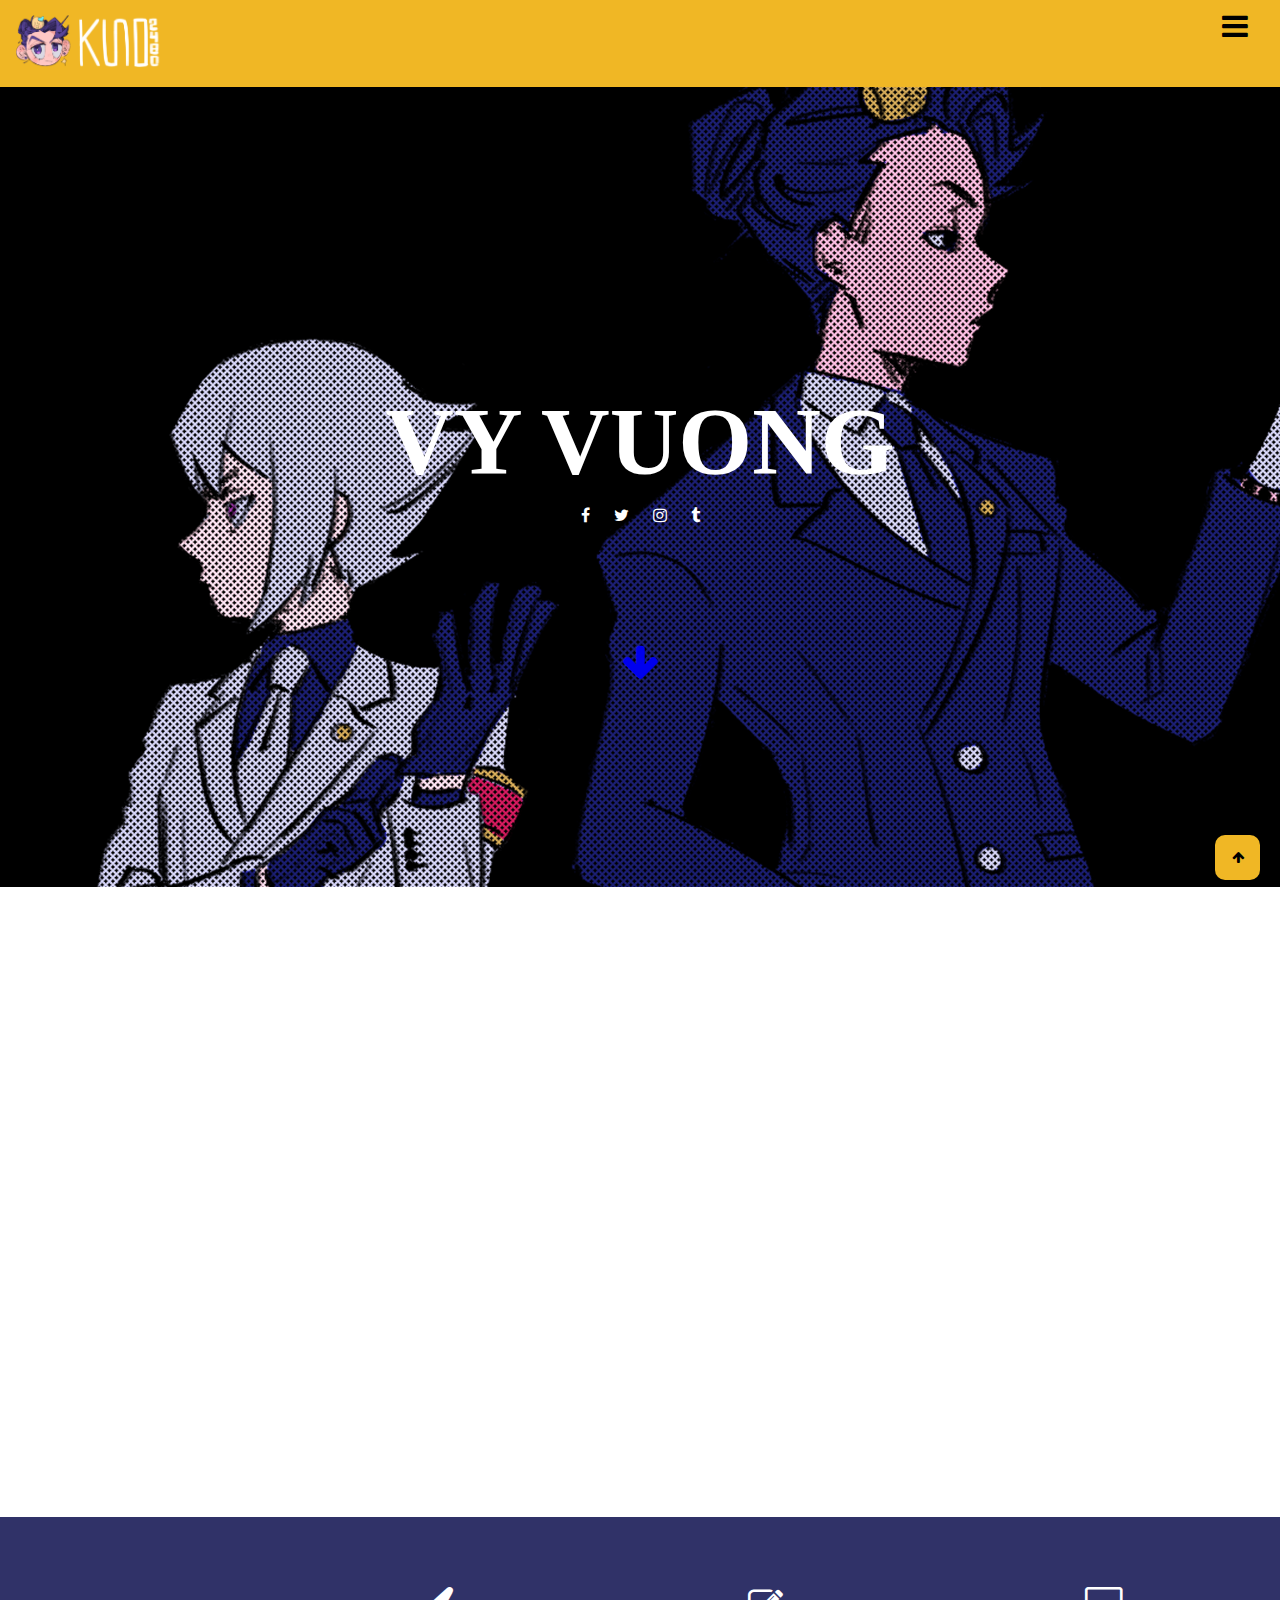
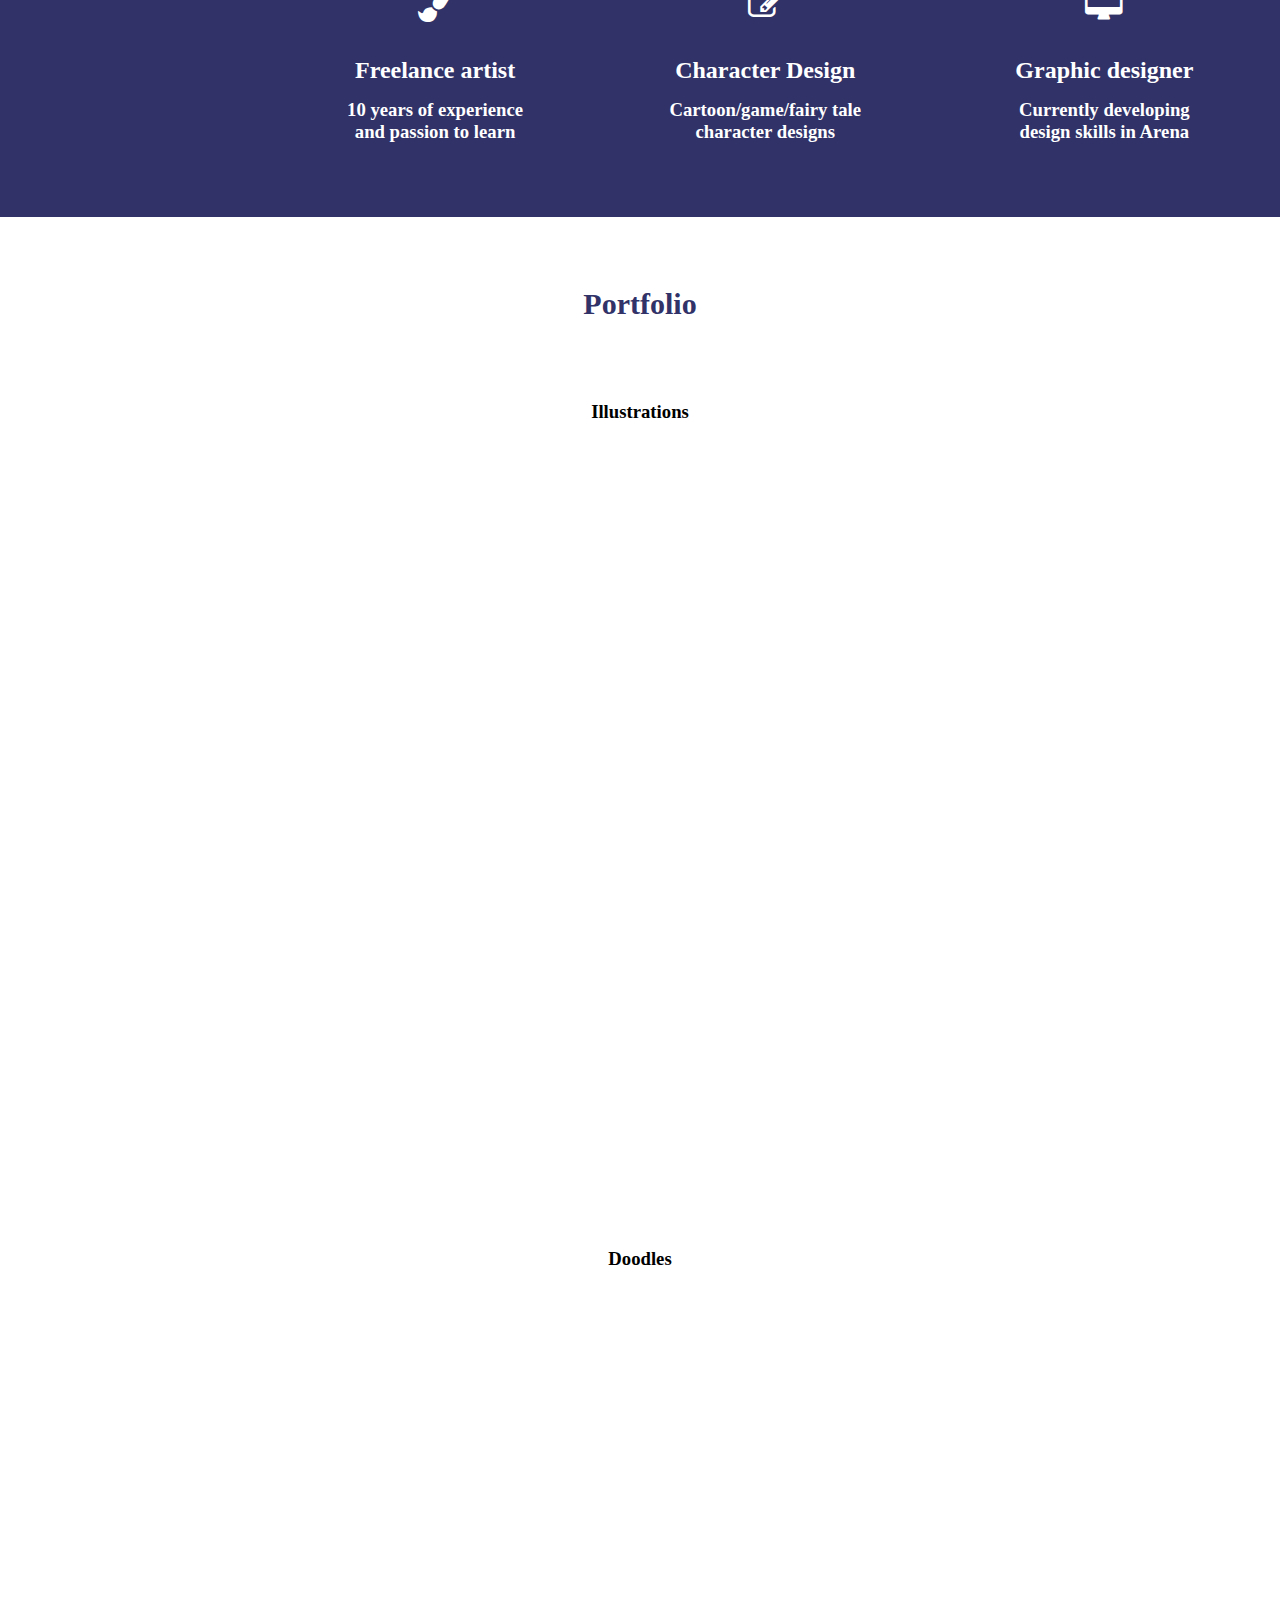
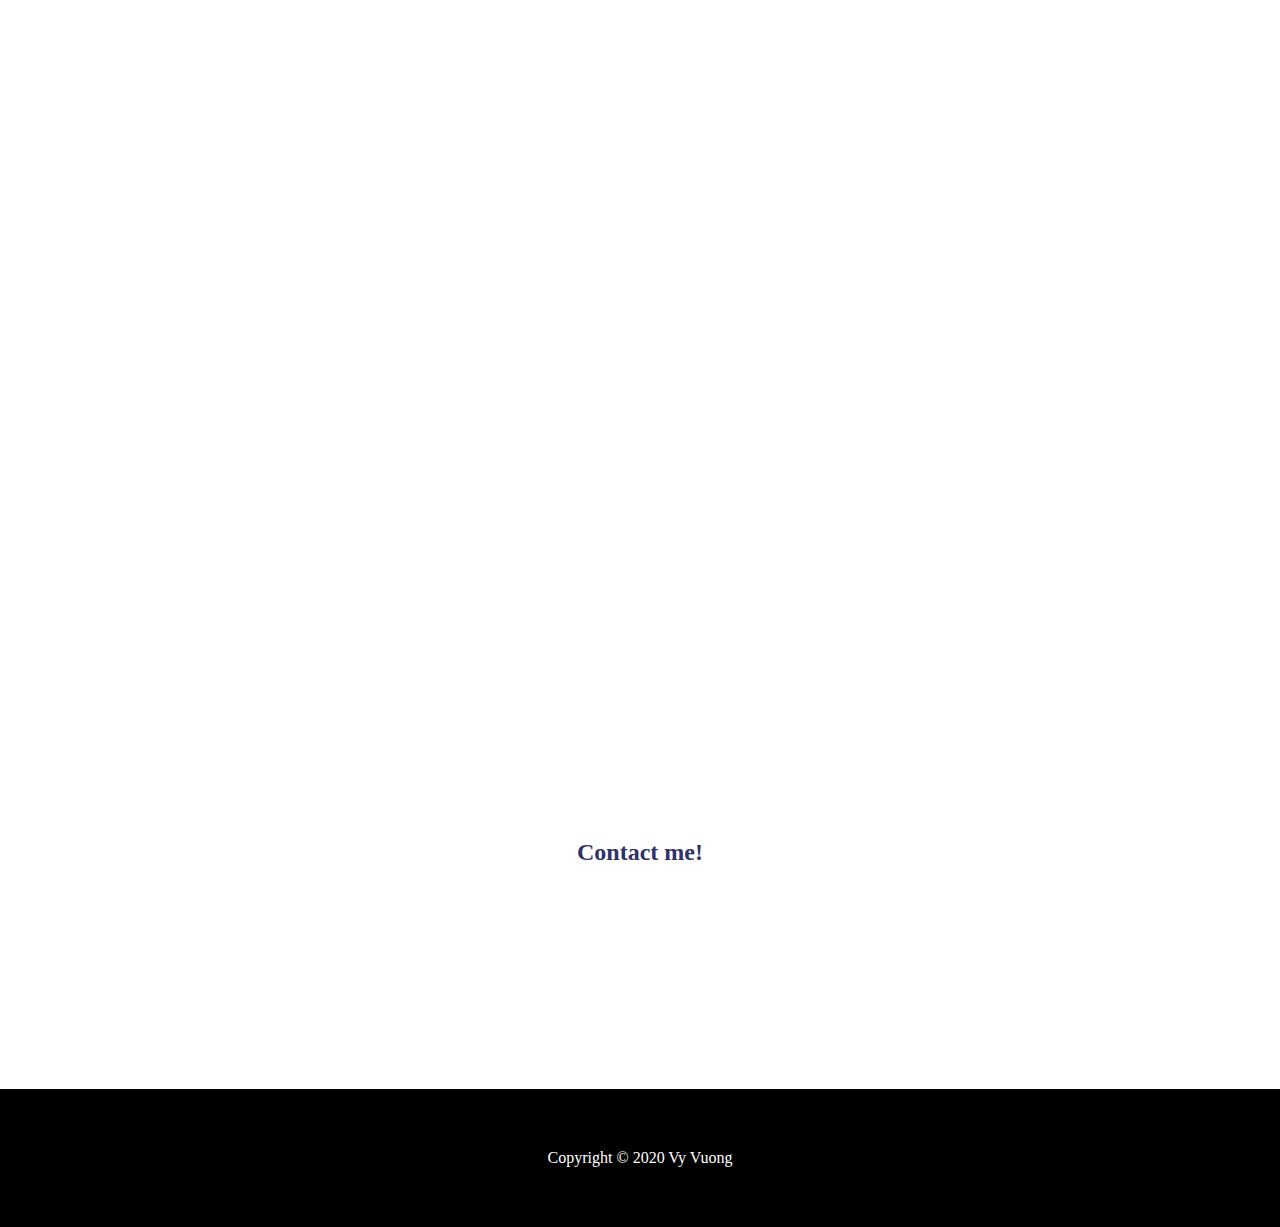
<file: index.html>
<!doctype html>
<html>
<head>
<meta charset="utf-8">
	<meta name="viewport" content="width=device-width, initial-scale=1">
<link rel="stylesheet" href="https://cdnjs.cloudflare.com/ajax/libs/font-awesome/4.7.0/css/font-awesome.min.css">
	<link rel="stylesheet" href="https://stackpath.bootstrapcdn.com/font-awesome/4.7.0/css/font-awesome.min.css" integrity="sha384-wvfXpqpZZVQGK6TAh5PVlGOfQNHSoD2xbE+QkPxCAFlNEevoEH3Sl0sibVcOQVnN" crossorigin="anonymous">
	<link href="Portfolio.css" rel="stylesheet" type="text/css">
	<link href="https://unpkg.com/aos@2.3.1/dist/aos.css" rel="stylesheet">
</head>

<body>
	<div class="topnav">
  		<a href="index.html" class="active"><img src="logo.png" alt="" width="150"></a>
  			<div id="myLinks">
    			<a href="Page1.html">Commissions</a>
    			<a href="Page2.html">School Assignments</a>
    			<a href="Page3.html">Mac N Cheese Recipe</a>
  			</div>
  		<a href="javascript:void(0);" class="icon hamburger" onclick="myFunction()">
    		<i class="fa fa-bars"></i>
  		</a>
	</div>
	<section id="header">
		<h1 class="tracking-in-expand">VY VUONG</h1>
		<div id="icon">
			<i class="fa fa-facebook" aria-hidden="true"></i>
			<i class="fa fa-twitter" aria-hidden="true"></i>
			<i class="fa fa-instagram" aria-hidden="true"></i>
			<i class="fa fa-tumblr" aria-hidden="true"></i>
			</div>	
		<div id="scroll">
			<a href="#intro"><i class="fa fa-arrow-down bounce" aria-hidden="true" data_temp_dwid="1"></i></a>
			</div>
	</section>
	<section id="intro">
		<div data-aos="fade-down" id="pfp">
		  <img src="K.Vyy.png" alt="a drawing of me" width="50">
		</div>
		<div data-aos="fade-down" id="about">
			<h2>Hi there!</h2>
			<h3> I'm Vy Vuong, a freelance artist born in Ho Chi Minh City, Viet Nam.<br> I love drawing suits and character design. </h3>
		</div>
	</section>
	<section id="profession">
		<div id="artist">
			<i class="fa fa-paint-brush" aria-hidden="true"></i>
			<h2>Freelance artist</h2>
			<h3> 10 years of experience<br>and passion to learn</h3>
			</div>
		<div id="character">
			<i class="fa fa-pencil-square-o" aria-hidden="true"></i>
			<h2>Character Design</h2>
			<h3>Cartoon/game/fairy tale<br>character designs</h3>
			</div>
		<div id="graphic">
			<i class="fa fa-desktop" aria-hidden="true"></i>
			<h2>Graphic designer</h2>
			<h3>Currently developing<br>design skills in Arena</h3>
			</div>
		</section>
	<section id="portfolio">
		<h2>Portfolio</h2>
		<h3 class="title">Illustrations</h3>
		<div data-aos="fade-down" id="illus_row1">
			<a class="image" href="full/1.png">
			<img src="full/1.png" alt width="350">
				</a>
			<a class="image" href="full/2.png">
			<img src="full/New folder/2 thumbnail.png" alt width="350">
				</a>
			<a class="image" href="full/3.png">
			<img src="full/New folder/3 thumbnail.png" alt width="350">
				</a>
			</div>
		<div data-aos="fade-down" id="illus_row2">
			<a class="image" href="full/4.png">
			<img src="full/New folder/4 thumbnaill.png" alt width="350">
				</a>
			<a class="image" href="full/5.png">
			<img src="full/New folder/5 thumbnail.png" alt width="350">
				</a>
			<a class="image" href="full/6.png">
			<img src="full/New folder/6 thumbnaill.png" alt width="350">		
				</a>
			</div>
		</section>
	<section id="doodle">
		<h3 class="title">Doodles</h3>
		<div data-aos="fade-down" id="doodle_row1">
			<a class="image" href="doodle/3.png">
			<img src="doodle/thumbnail/3.png" alt width="350">		
				</a>
			<a class="image" href="doodle/4.png">
			<img src="doodle/thumbnail/4.png" alt width="350">		
				</a>
			<a class="image" href="doodle/2.png">
			<img src="doodle/thumbnail/2.png" alt width="350">		
				</a>
		</div>
		<div data-aos="fade-down" id="doodle_row2">
			<a class="image" href="doodle/6.png">
			<img src="doodle/thumbnail/6.png" alt width="350">		
				</a>
			<a class="image" href="doodle/5.png">
			<img src="doodle/thumbnail/5.png" alt width="350">		
				</a>
			<a class="image" href="doodle/7.png">
			<img src="doodle/thumbnail/7.png" alt width="350">		
				</a>
		</div>
		<div data-aos="fade-down" id="doodle_row3">
			<a class="image" href="doodle/8.png">
			<img src="doodle/thumbnail/8.png" alt width="350">		
				</a>
			<a class="image" href="doodle/9.png">
			<img src="doodle/9.png" alt width="350">		
				</a>
			<a class="image" href="doodle/10.png">
			<img src="doodle/thumbnail/10.png" alt width="350">		
				</a>
		</div>
	</section>
	<section id="contact">
		<h2>Contact me!</h2>
		<div data-aos="fade-down" id="phone">
			<i class="fa fa-mobile" aria-hidden="true"></i>
			<h3>(+84)966959354</h3>
			</div>
		<div data-aos="fade-down" id="location">
			<i class="fa fa-map-marker" aria-hidden="true"></i>
			<h3>Ho Chi Minh City, Viet Nam</h3>
			</div>
		<div data-aos="fade-down" id="email">
			<i class="fa fa-envelope" aria-hidden="true"></i>
			<h3>vyvuong2480@gmail.com</h3>
			</div>	
		</section>
	<footer id="footer">
		<p>Copyright &#169; 2020 Vy Vuong</p>
	</footer>
	<button onClick="topFunction()" id="movetop" title="Gototop">
		<span class="fa fa-arrow-up" aria-hidden="true"></span>
		</button>
<script>
				window.onscroll = function () {
					scrollFunction()
				};
				function scrollFunction() {
					if (document.body.scrollTop > 5 || document.documentElement.scrollTop > 5) {
						document.getElementById("movetop").style.display = "block";
					} else {
						document.getElementById("movetop").style.display = "none";
					}
				}
								function topFunction() {
					document.body.scrollTop = 0;
					document.documentElement.scrollTop = 0;
				}
			</script>
<script src="https://unpkg.com/aos@2.3.1/dist/aos.js"></script>
	<script>
  		AOS.init();
	</script>
<script>
function myFunction() {
  var x = document.getElementById("myLinks");
  if (x.style.display === "block") {
    x.style.display = "none";
  } else {
    x.style.display = "block";
  }
}
</script>
</body>
</html>
</file>
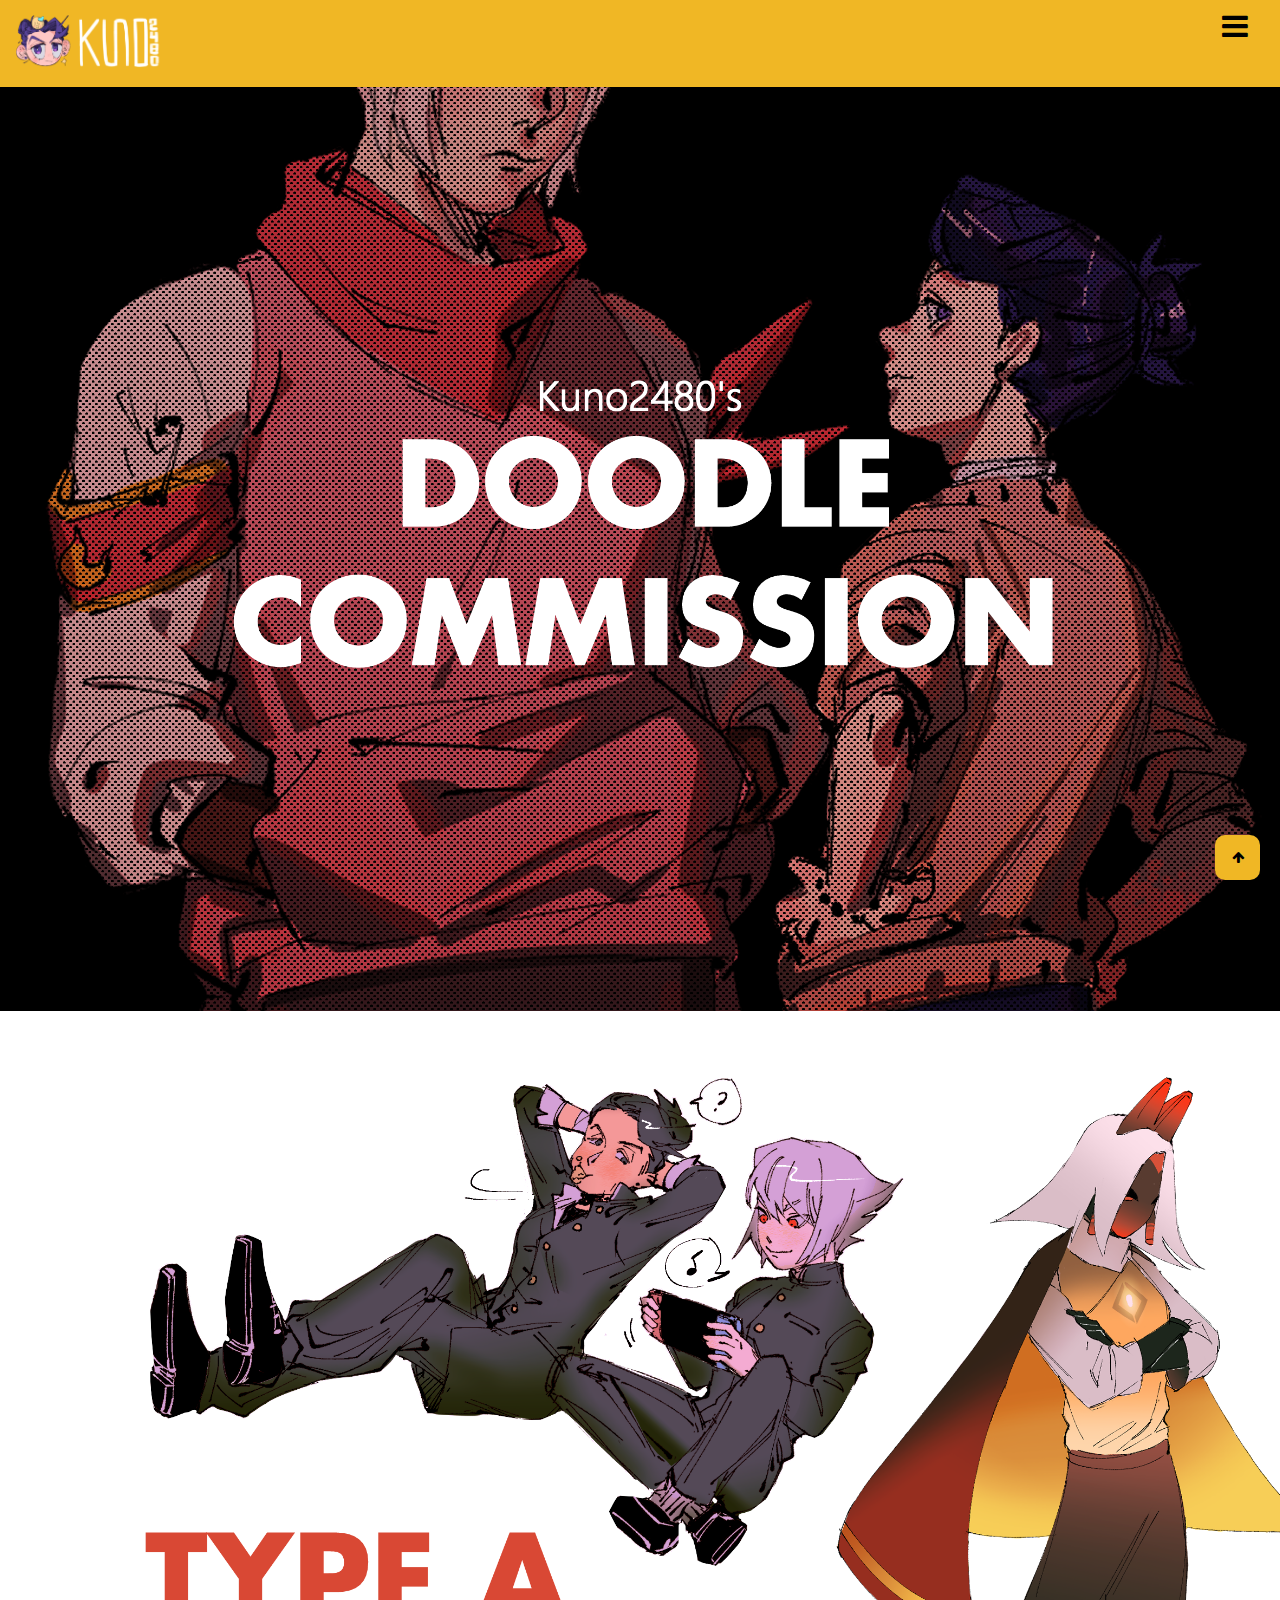
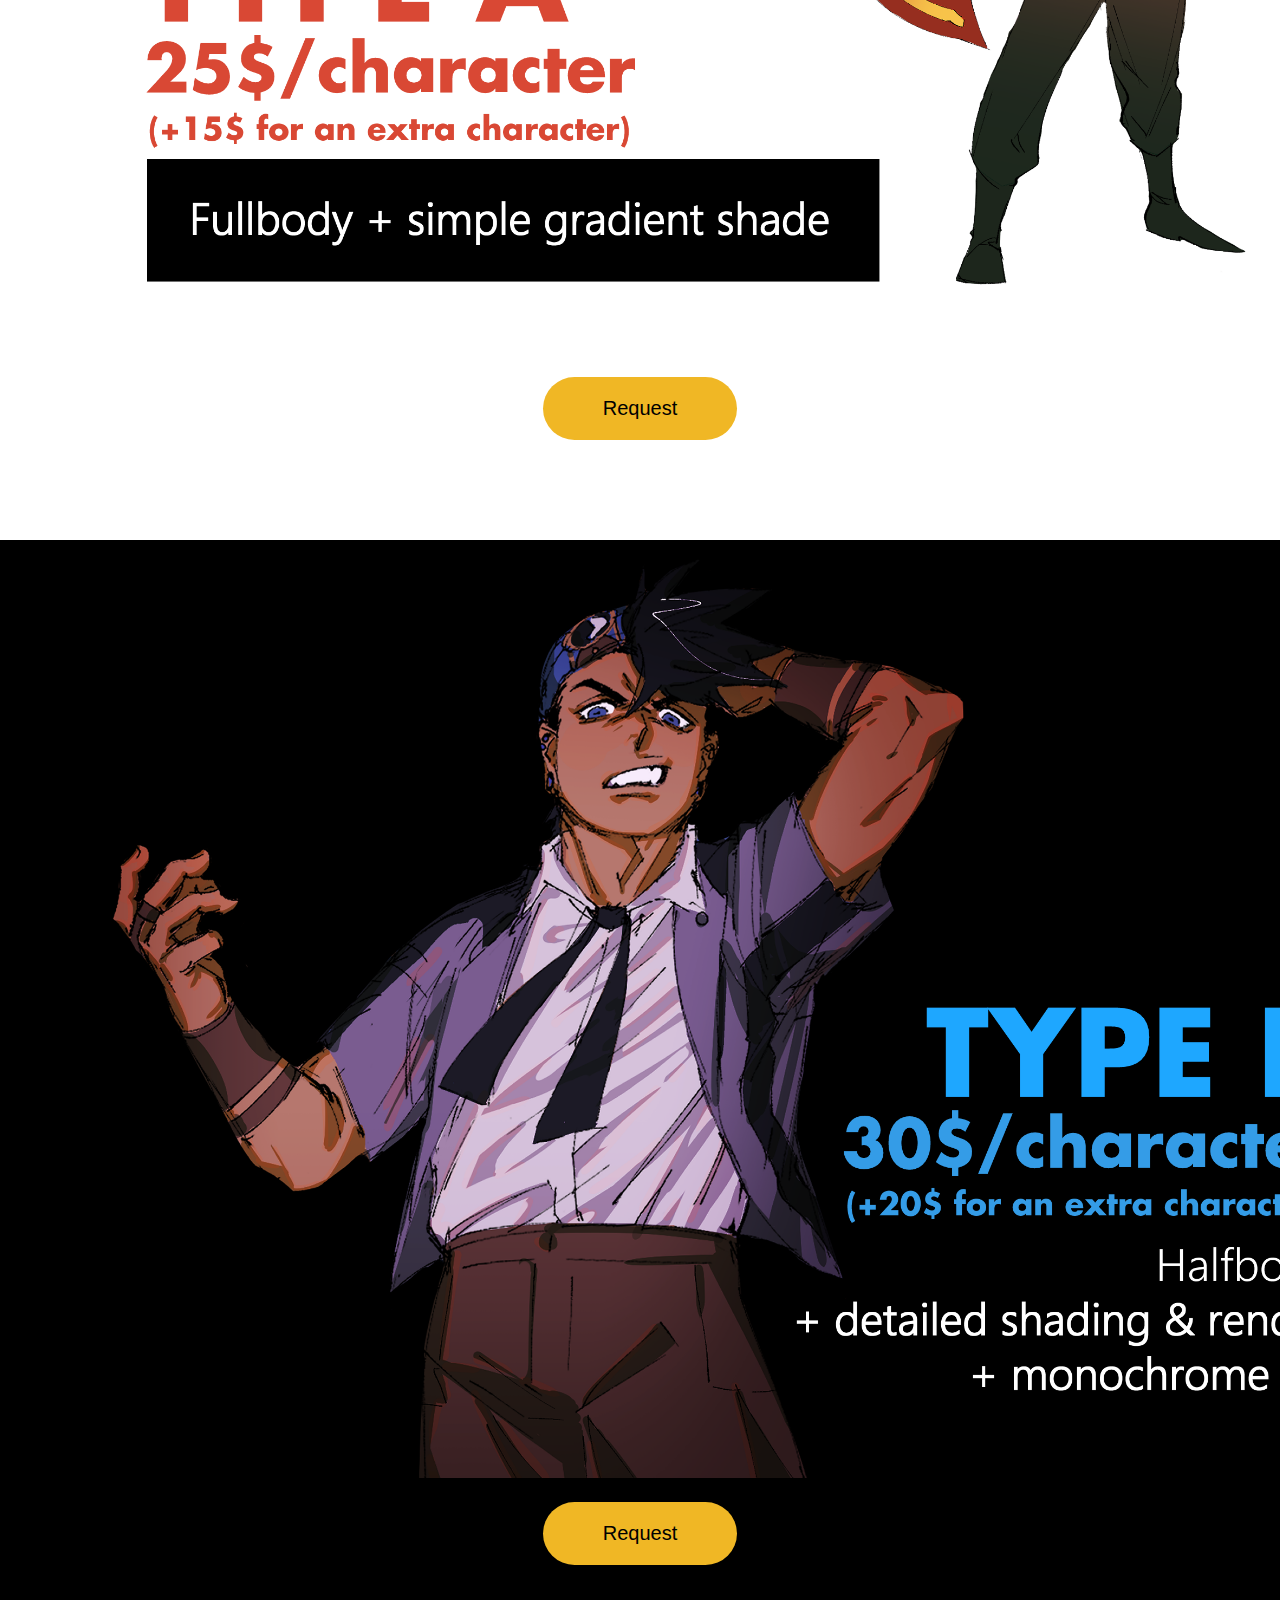
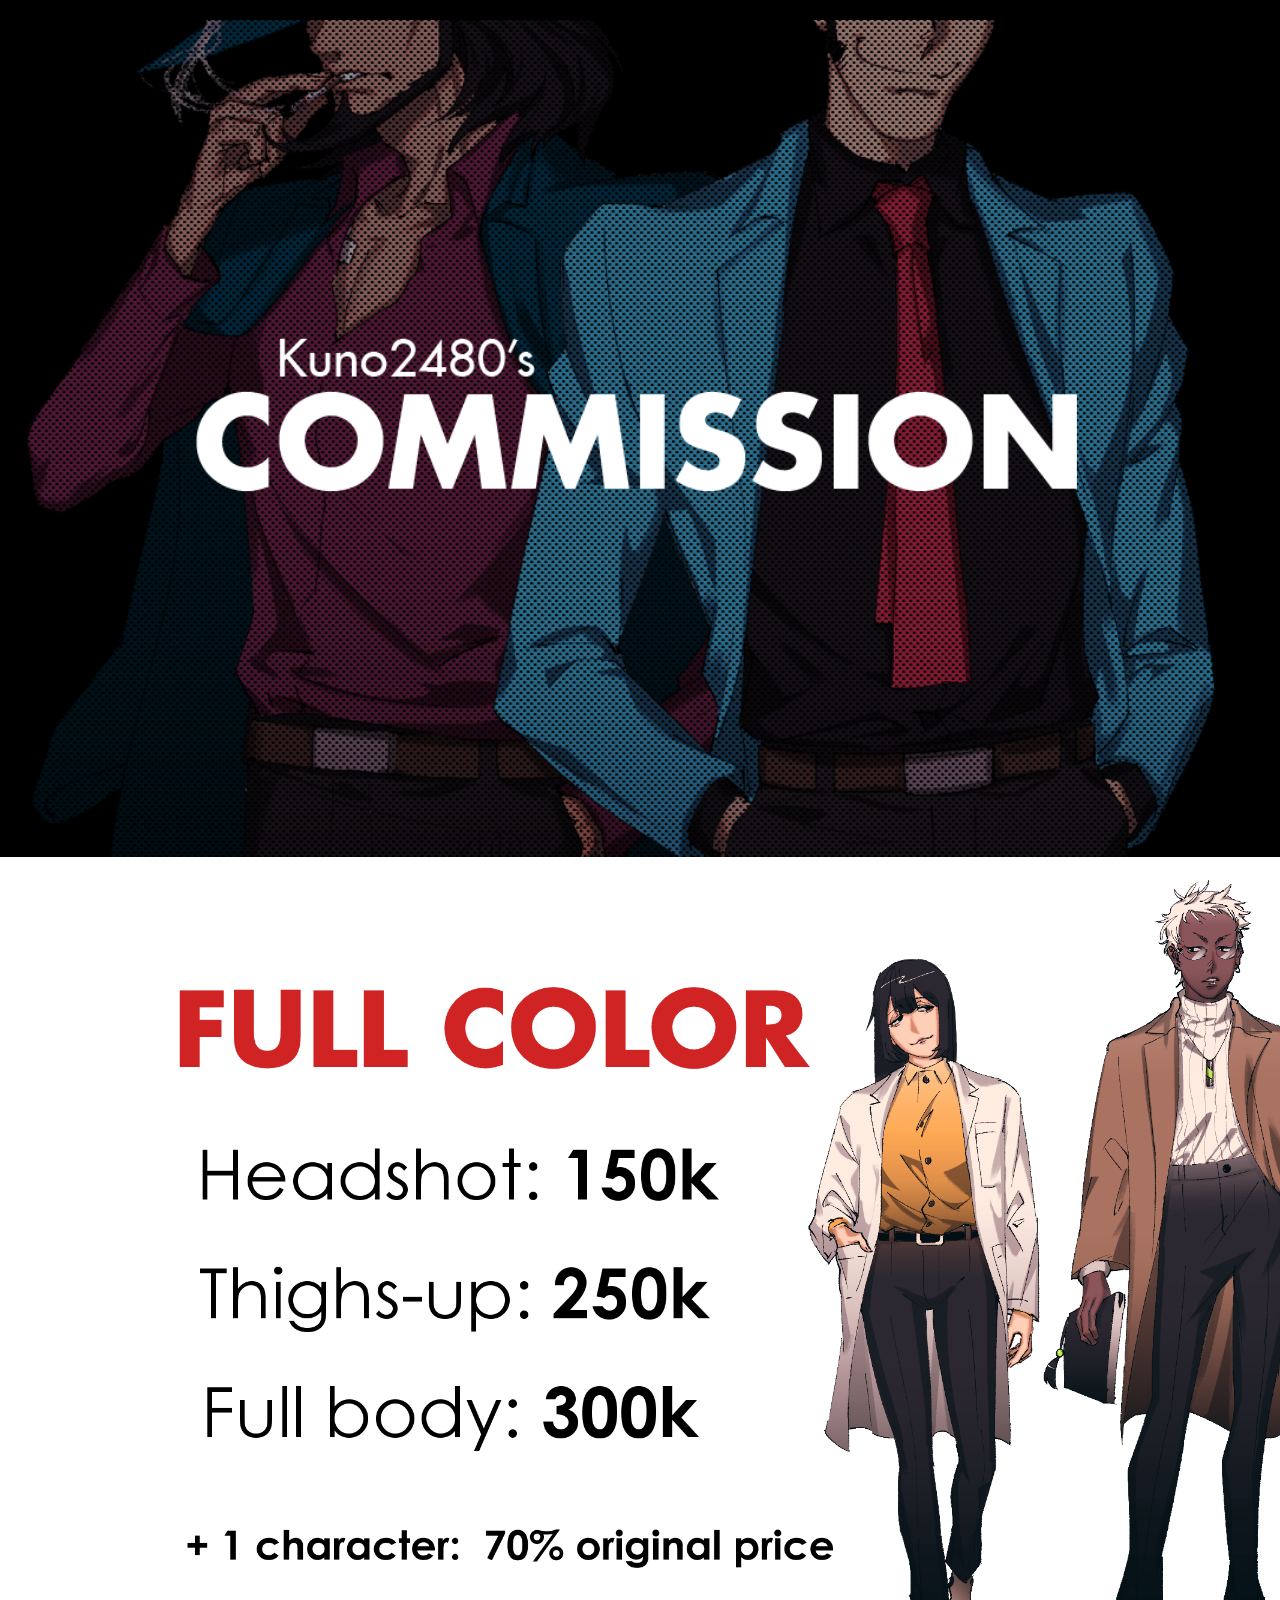
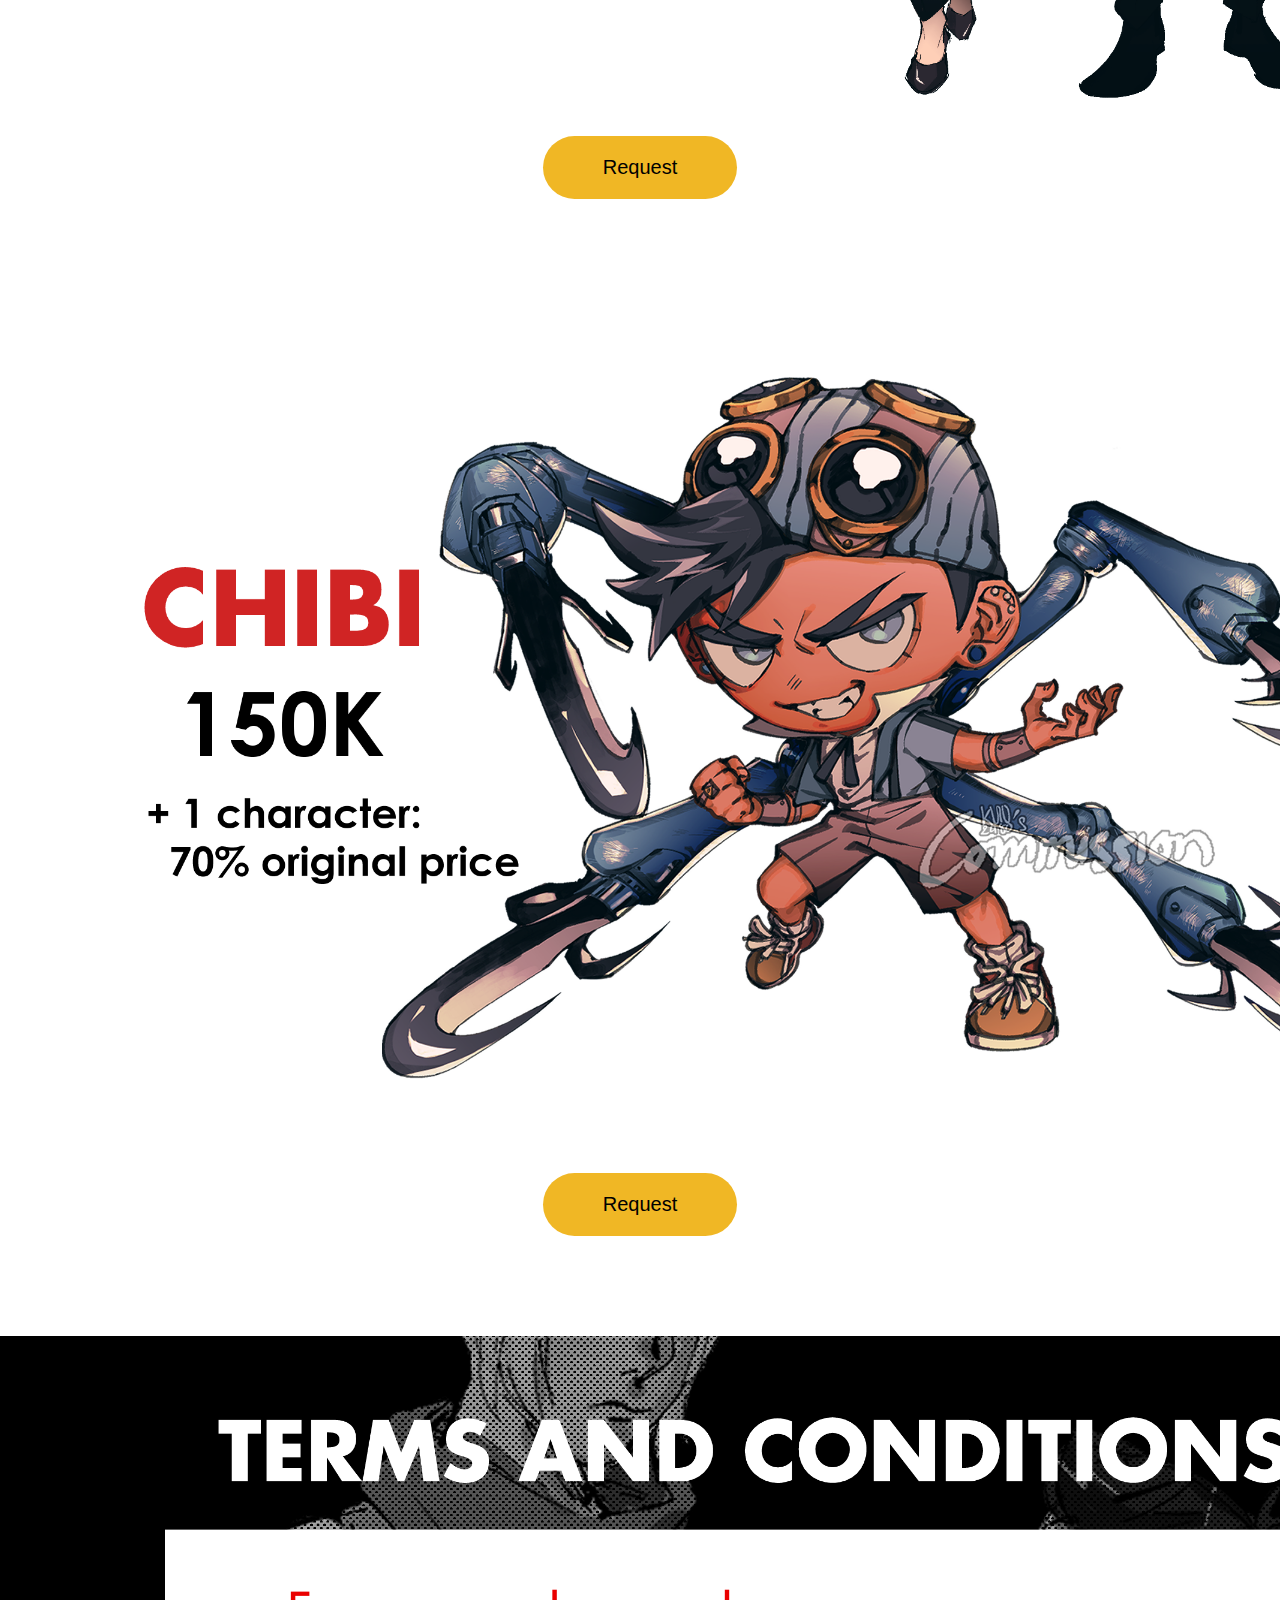
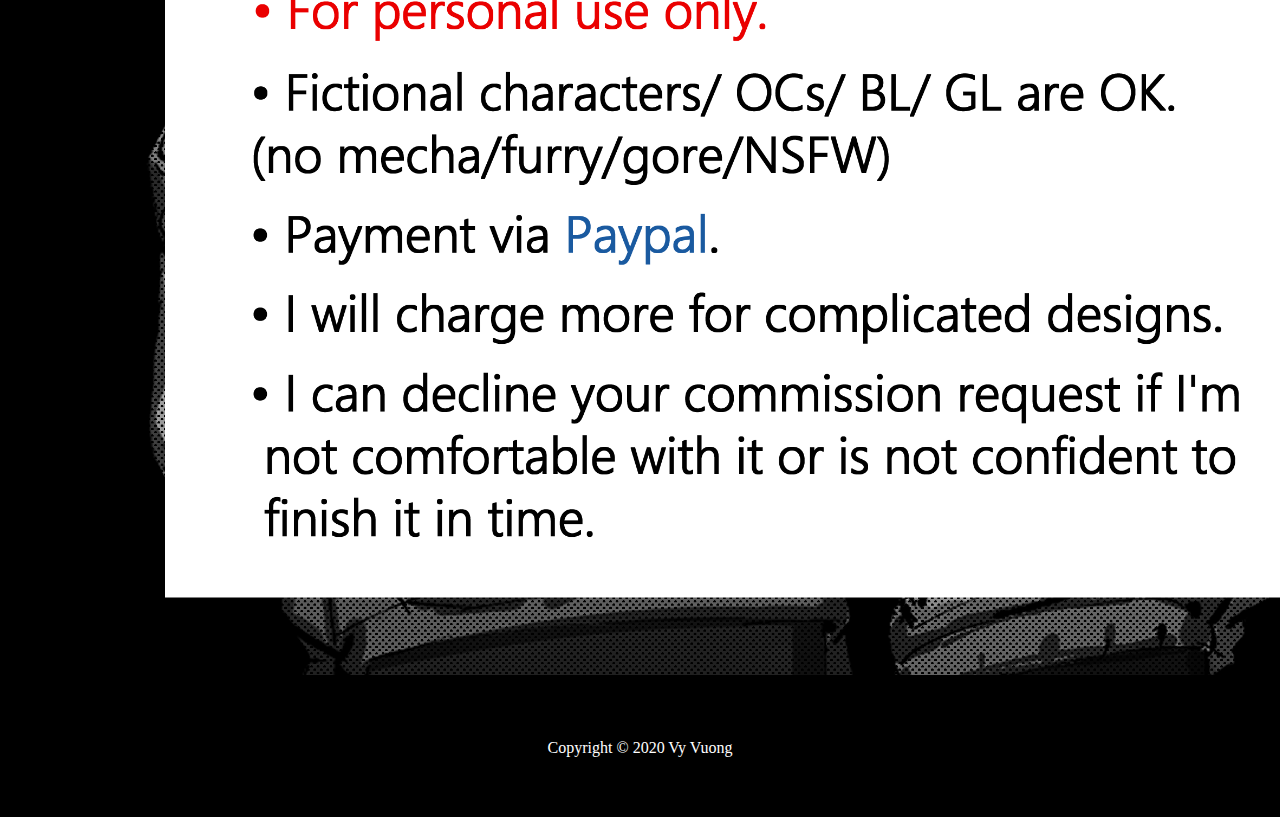
<file: Page1.html>
<!doctype html>
<html>
<head>
<meta charset="utf-8">
	<meta name="viewport" content="width=device-width, initial-scale=1.0, maximum-scale=1, user-scalable=n">
<title>Untitled Document</title>
<link href="Page1.css" rel="stylesheet" type="text/css">
<link rel="stylesheet" href="https://cdnjs.cloudflare.com/ajax/libs/font-awesome/4.7.0/css/font-awesome.min.css">
</head>

<body>
<div class="topnav">
  		<a href="index.html" class="active"><img src="logo.png" alt="" width="150"></a>
  			<div id="myLinks">
    			<a href="Page1.html">Commissions</a>
    			<a href="Page2.html">School Assignments</a>
    			<a href="Page3.html">Mac N Cheese Recipe</a>
  			</div>
  		<a href="javascript:void(0);" class="icon" onclick="myFunction()">
    		<i class="fa fa-bars"></i>
  		</a>
	</div>
	<section class="doodle">
		<img class="intro" src="Comm/doodle/Comm intro.png" alt="">
		<img class="img" src="Comm/doodle/Comm sample type A.png" alt="">
		<input class="button" type="button" value="Request">
		<div class="blackbg1">
		<img class="img" src="Comm/doodle/Comm sample type B.png" alt="">
		<input class="button" type="button" value="Request">
			</div>
	</section>
	<section class="normal">
		<img class="intro" src="Comm/normal/titlee.png" alt="">
		<img class="img" src="Comm/normal/full body price.png" alt="">
		<input class="button" type="button" value="Request">
		<img class="img" src="Comm/normal/chibi price.png" alt="">
		<input class="button" type="button" value="Request">
		<div class="blackbg2">
			<img class="img" src="Comm/doodle/Comm terms and conditions.png" alt="">
			</div>
	</section>
	<footer id="footer">
		<p>Copyright &#169; 2020 Vy Vuong</p>
	</footer>
	<button onClick="topFunction()" id="movetop" title="Gototop">
		<span class="fa fa-arrow-up" aria-hidden="true"></span>
		</button>
<script>
				window.onscroll = function () {
					scrollFunction()
				};
				function scrollFunction() {
					if (document.body.scrollTop > 5 || document.documentElement.scrollTop > 5) {
						document.getElementById("movetop").style.display = "block";
					} else {
						document.getElementById("movetop").style.display = "none";
					}
				}
								function topFunction() {
					document.body.scrollTop = 0;
					document.documentElement.scrollTop = 0;
				}
			</script>
	<script>
function myFunction() {
  var x = document.getElementById("myLinks");
  if (x.style.display === "block") {
    x.style.display = "none";
  } else {
    x.style.display = "block";
  }
}
</script>
</body>
</html>
</file>
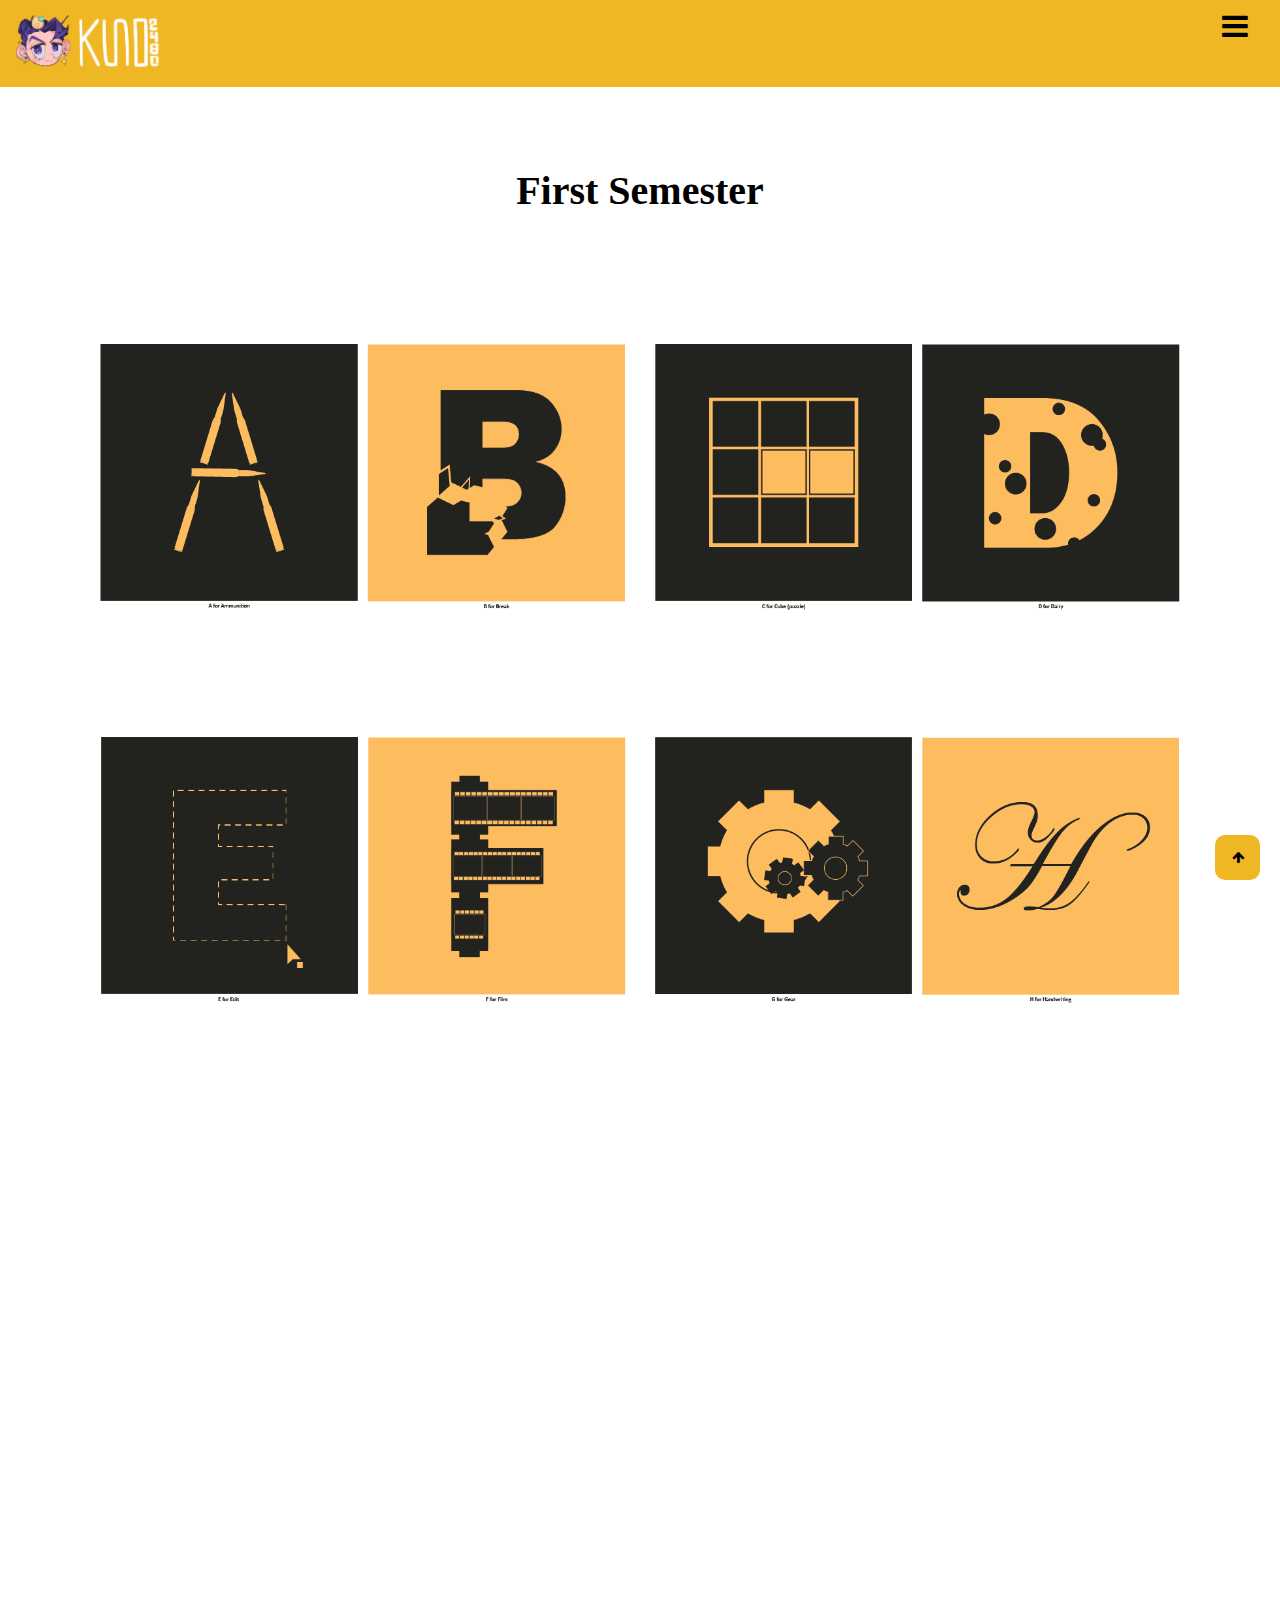
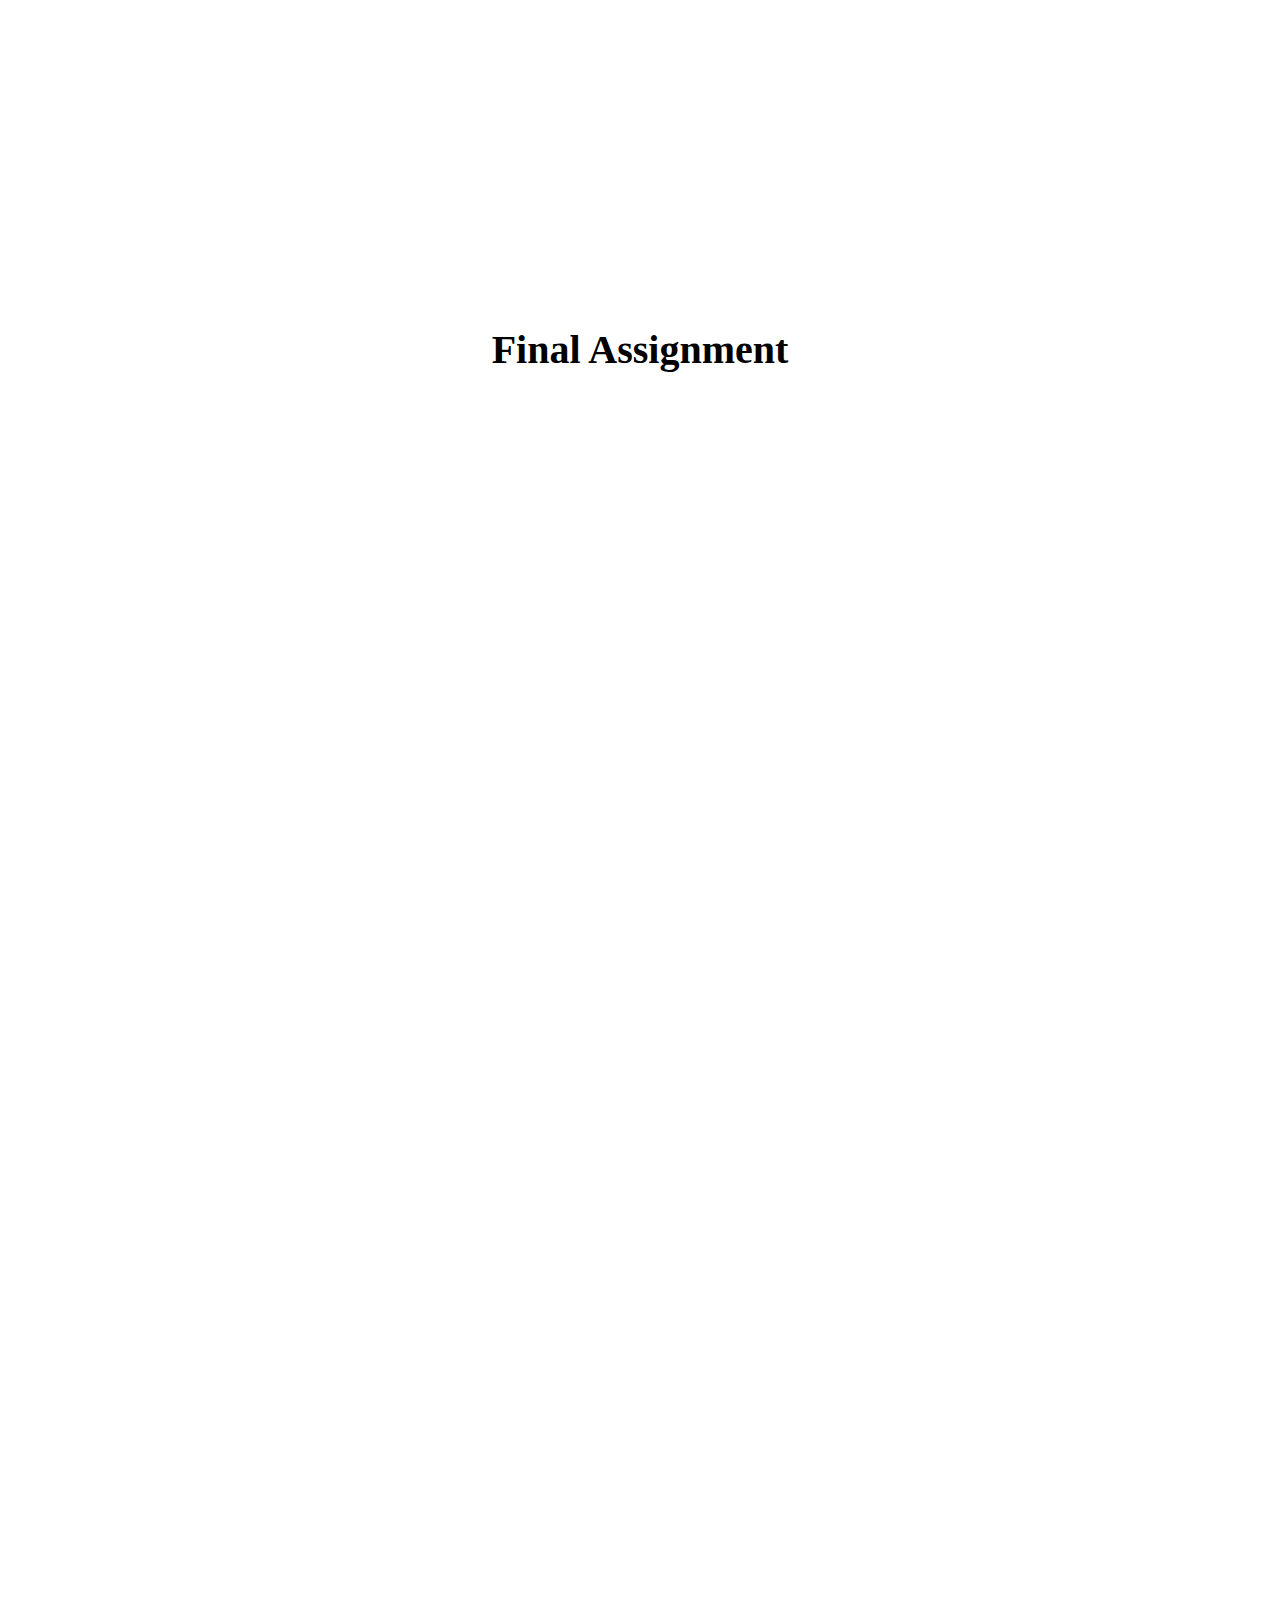
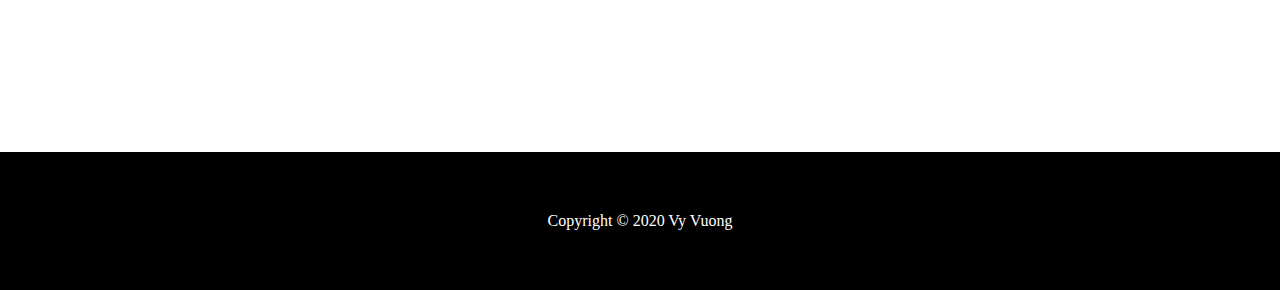
<file: Page2.html>
<!doctype html>
<html>
<head>
<meta charset="utf-8">
	<meta name="viewport" content="width=device-width, initial-scale=1.0, maximum-scale=1, user-scalable=n">
<title>Untitled Document</title>
<link href="Page2.css" rel="stylesheet" type="text/css">
	<link rel="stylesheet" href="https://cdnjs.cloudflare.com/ajax/libs/font-awesome/4.7.0/css/font-awesome.min.css">
	<link href="https://unpkg.com/aos@2.3.1/dist/aos.css" rel="stylesheet">
</head>

<body>
	<div class="topnav">
  		<a href="index.html" class="active"><img src="logo.png" alt="" width="150"></a>
  			<div id="myLinks">
    			<a href="Page1.html">Commissions</a>
    			<a href="Page2.html">School Assignments</a>
    			<a href="Page3.html">Bruh</a>
  			</div>
  		<a href="javascript:void(0);" class="icon" onclick="myFunction()">
    		<i class="fa fa-bars"></i>
  		</a>
	</div>
	<section class="hk1">
		<h1>First Semester</h1>
		<div data-aos="fade-down" class="row">
			<img class="image" src="assignments/A-B.png" alt="" width="550">
			<img class="image" src="assignments/C-D.png" alt="" width="550">
		</div>
			<div data-aos="fade-down" class="row">
			<img class="image" src="assignments/E-F.png" alt="" width="550">
			<img class="image" src="assignments/G-H.png" alt="" width="550">
		</div>
		<div data-aos="fade-down" class="row">
			<img class="image" src="assignments/I - F.png" alt="" width="550">
			<img class="image" src="assignments/K - L.png" alt="" width="550">
			</div>
			<div data-aos="fade-down" class="row">
			<img class="image" src="assignments/M - N.png" alt="" width="550">
			<img class="image" src="assignments/O - P.png" alt="" width="550">
		</div>
	</section>
	<section class="final">
		<h1>Final Assignment</h1>
		<div data-aos="fade-down" class="row">
			<img class="image" src="assignments/1.png" alt="" width="550">
			<img class="image" src="assignments/2.png" alt="" width="550">
		</div>
		<div data-aos="fade-down" class="row">
			<img class="image" src="assignments/Vua Hùng.png" alt="" width="550">
			<img class="image" src="assignments/Người đưa tin.png" alt="" width="550">
		</div>
		<div data-aos="fade-down" class="row">
			<img class="image" src="assignments/Tướng giặc.png" alt="" width="550">
			<img class="image" src="assignments/Lính giặc.png" alt="" width="550">
		</div>
	</section>
	<footer id="footer">
		<p>Copyright &#169; 2020 Vy Vuong</p>
	</footer>
	<button onClick="topFunction()" id="movetop" title="Gototop">
		<span class="fa fa-arrow-up" aria-hidden="true"></span>
		</button>
<script>
				window.onscroll = function () {
					scrollFunction()
				};
				function scrollFunction() {
					if (document.body.scrollTop > 5 || document.documentElement.scrollTop > 5) {
						document.getElementById("movetop").style.display = "block";
					} else {
						document.getElementById("movetop").style.display = "none";
					}
				}
								function topFunction() {
					document.body.scrollTop = 0;
					document.documentElement.scrollTop = 0;
				}
			</script>
	<script>
function myFunction() {
  var x = document.getElementById("myLinks");
  if (x.style.display === "block") {
    x.style.display = "none";
  } else {
    x.style.display = "block";
  }
}
</script>
	<script src="https://unpkg.com/aos@2.3.1/dist/aos.js"></script>
	<script>
  		AOS.init();
	</script>
</body>
</html>
</file>
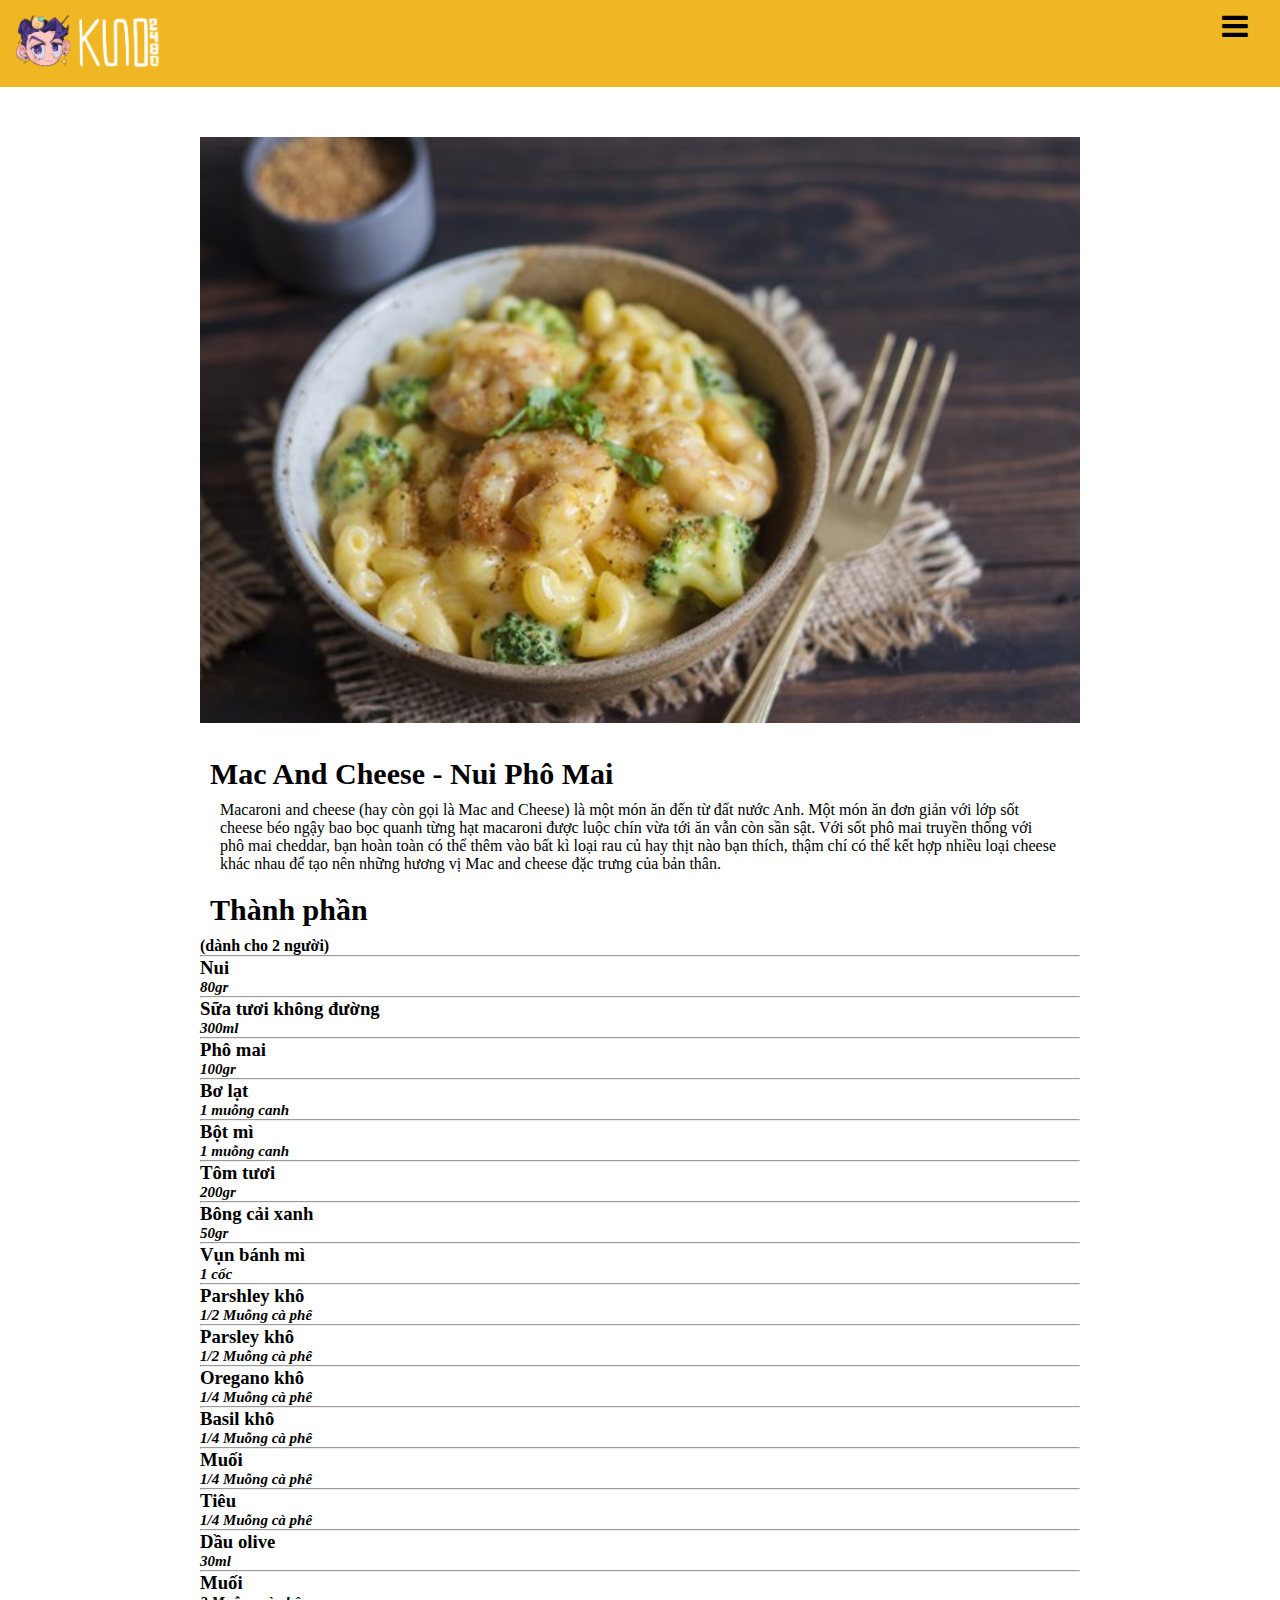
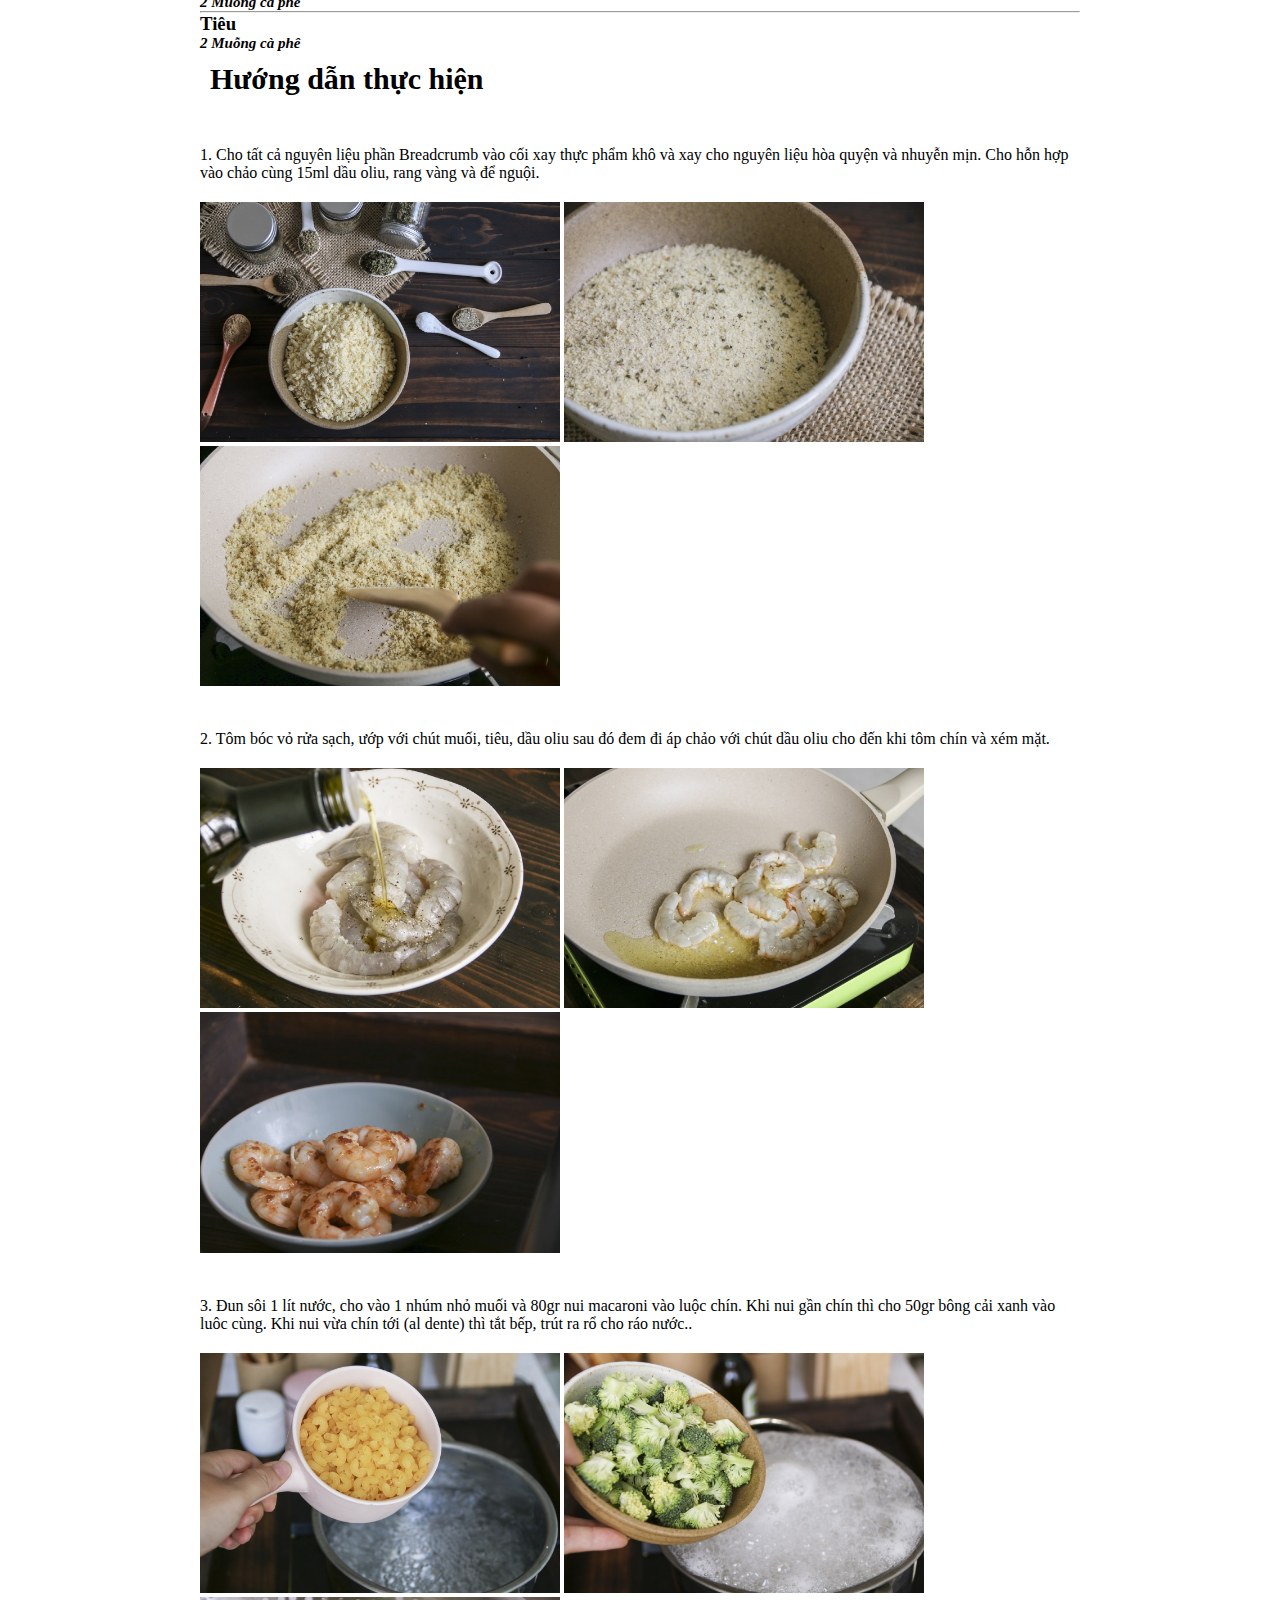
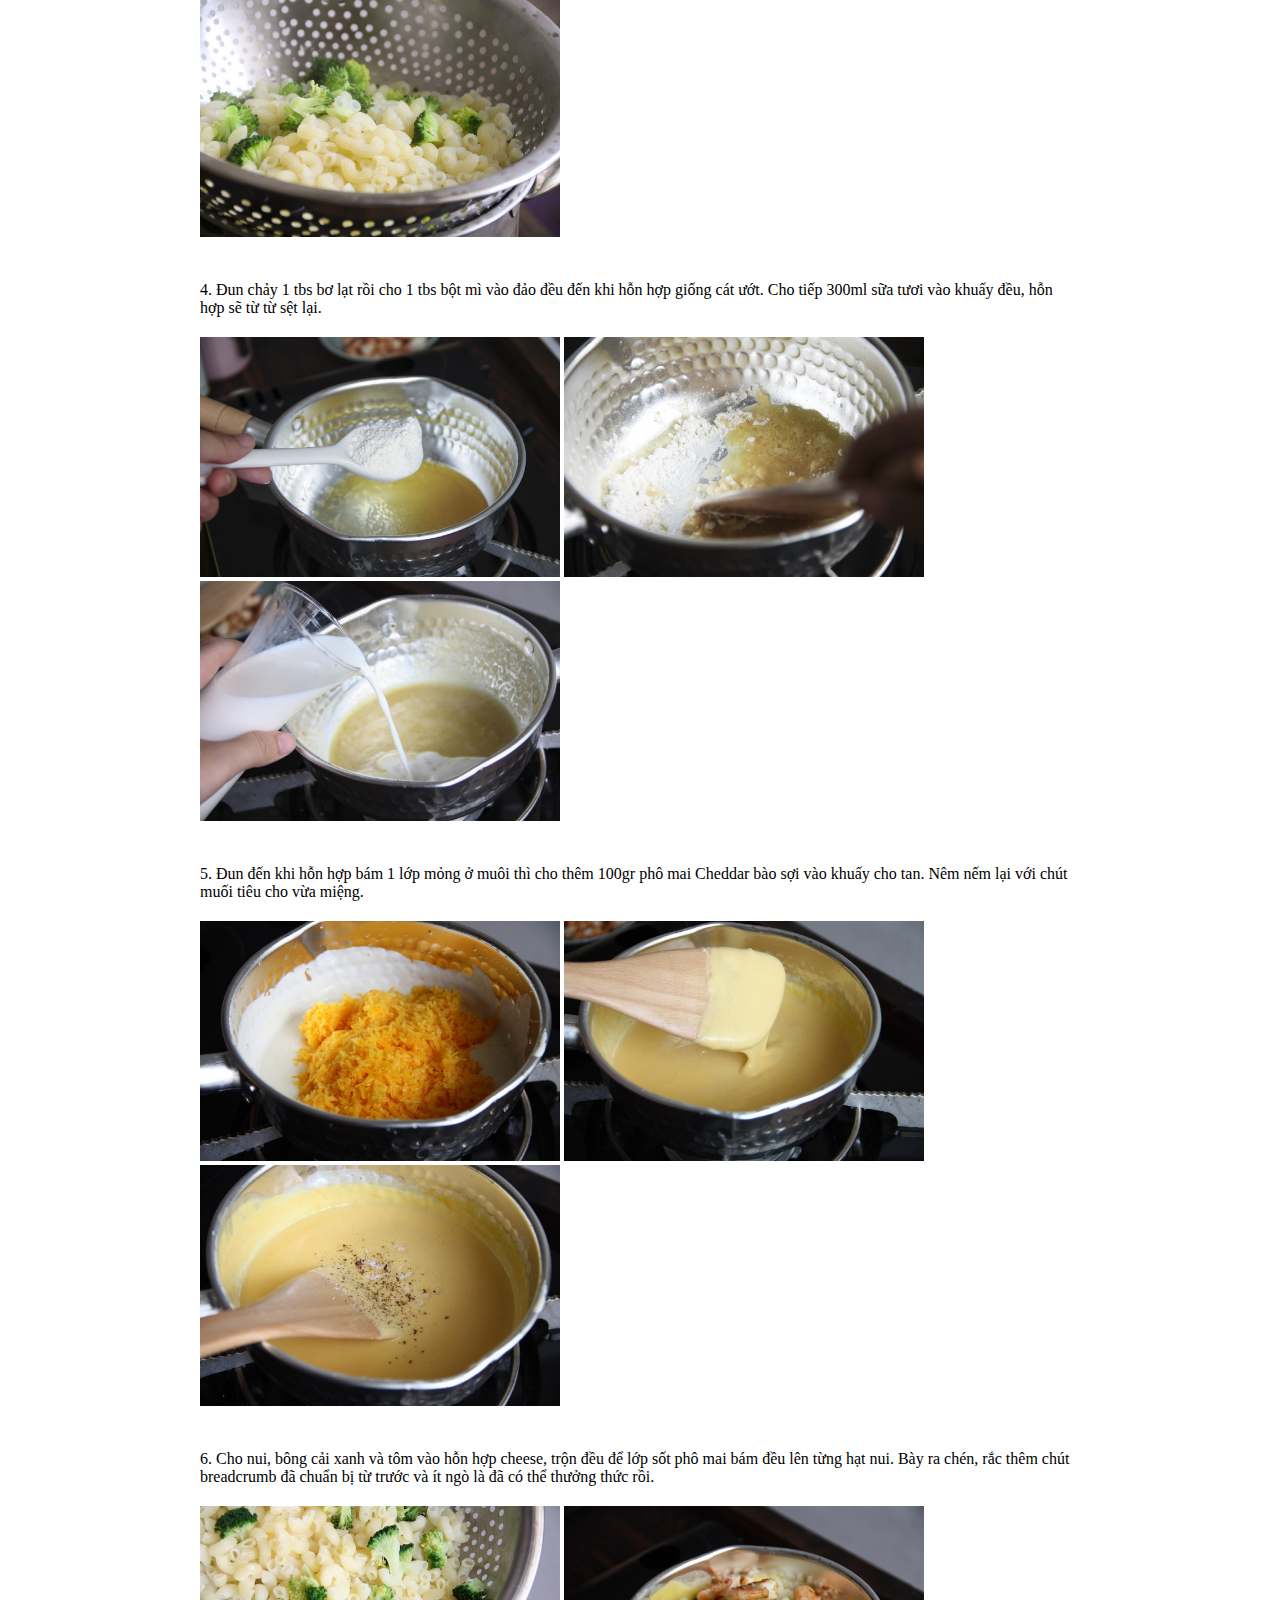
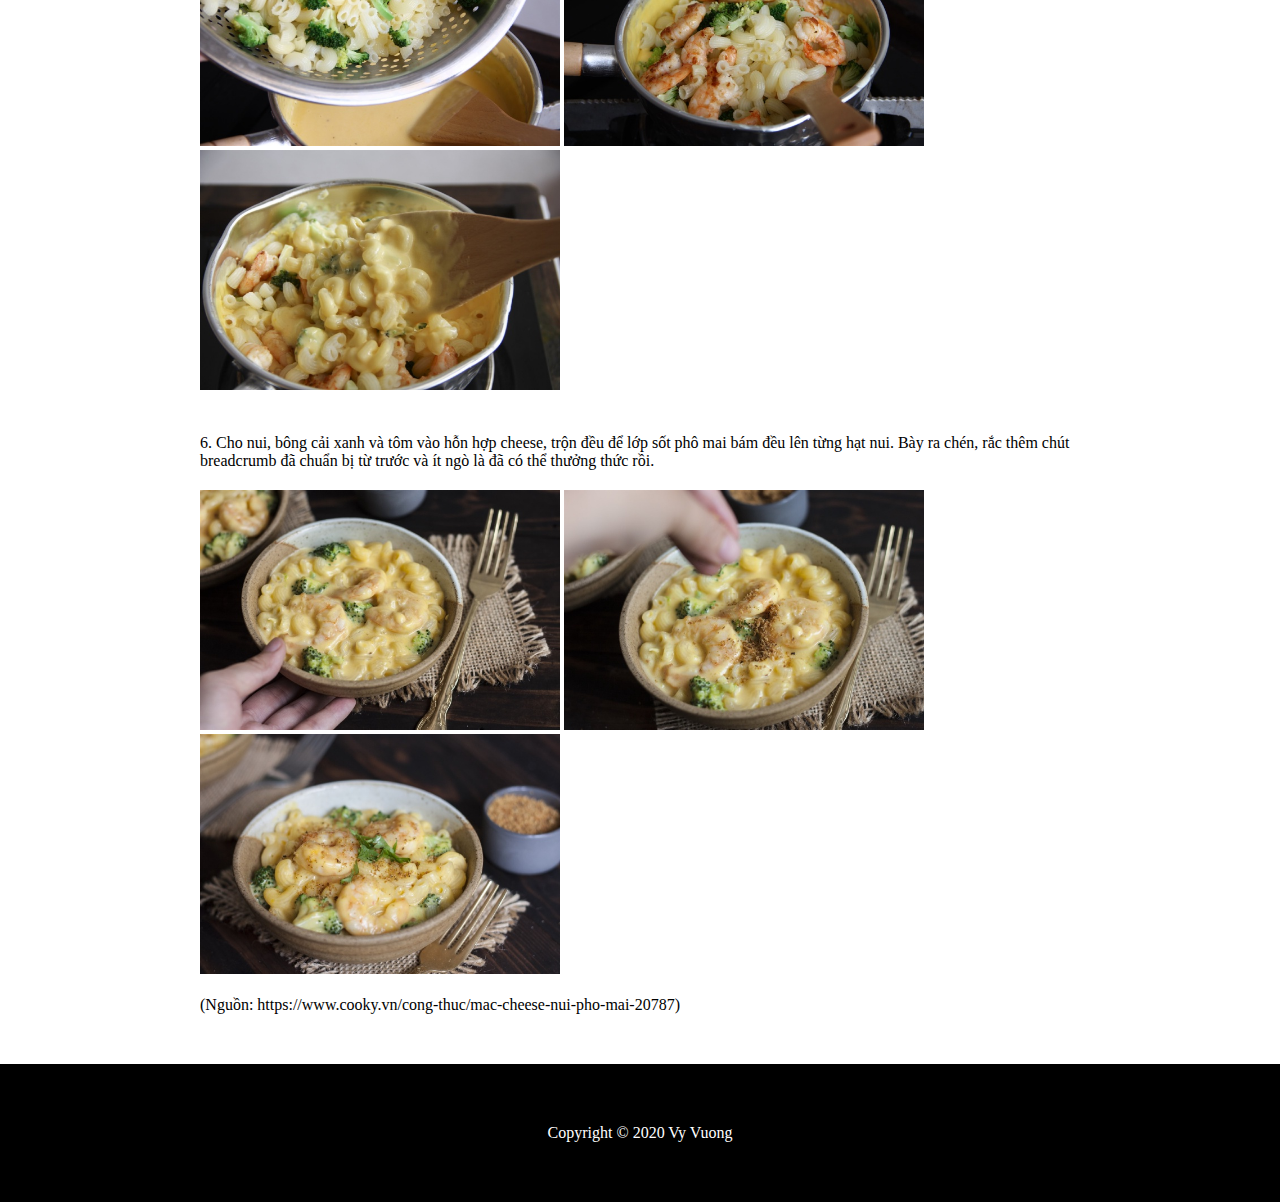
<file: Page3.html>
<!doctype html>
<html>
<head>
<meta charset="utf-8">
	<meta name="viewport" content="width=device-width, initial-scale=1.0, maximum-scale=1, user-scalable=n">
<title>Untitled Document</title>
<link href="Page3.css" rel="stylesheet" type="text/css">
	<link rel="stylesheet" href="https://cdnjs.cloudflare.com/ajax/libs/font-awesome/4.7.0/css/font-awesome.min.css">
</head>

<body>
		<div class="topnav">
  		<a href="index.html" class="active"><img src="logo.png" alt="" width="150"></a>
  			<div id="myLinks">
    			<a href="Page1.html">Commissions</a>
    			<a href="Page2.html">School Assignments</a>
    			<a href="Page3.html">Mac N Cheese Recipe</a>
  			</div>
  		<a href="javascript:void(0);" class="icon hamburger" onclick="myFunction()">
    		<i class="fa fa-bars"></i>
  		</a>
	</div>
	<div class="wrapper">
	<section class="ingredient">
		<img src="macncheese.jpg" alt="" width="800">
		<h2>Mac And Cheese - Nui Phô Mai</h2>
		<p>Macaroni and cheese (hay còn gọi là Mac and Cheese) là một món ăn đến từ đất nước Anh. Một món ăn đơn giản với lớp sốt cheese béo ngậy bao bọc quanh từng hạt macaroni được luộc chín vừa tới ăn vẫn còn sần sật. Với sốt phô mai truyền thống với phô mai cheddar, bạn hoàn toàn có thể thêm vào bất kì loại rau củ hay thịt nào bạn thích, thậm chí có thể kết hợp nhiều loại cheese khác nhau để tạo nên những hương vị Mac and cheese đặc trưng của bản thân.</p>
		<h2>Thành phần</h2>
		<h4>(dành cho 2 người)</h4>
		<hr>
		<div>
			<h3>Nui</h3>
			<h3 class="number">80gr</h3>
		</div>
		<hr>
		<div>
			<h3>Sữa tươi không đường</h3>
			<h3 class="number">300ml</h3>
		</div>
		<hr>
		<div>
			<h3>Phô mai</h3>
			<h3 class="number">100gr</h3>
		</div>
		<hr>
		<div>
			<h3>Bơ lạt</h3>
			<h3 class="number">1 muỗng canh</h3>
		</div>
		<hr>
		<div>
			<h3>Bột mì</h3>
			<h3 class="number">1 muỗng canh</h3>
		</div>
		<hr>
		<div>
			<h3>Tôm tươi</h3>
			<h3 class="number">200gr</h3>
		</div>
		<hr>
		<div>
			<h3>Bông cải xanh</h3>
			<h3 class="number">50gr</h3>
		</div>
		<hr>
		<div>
			<h3>Vụn bánh mì</h3>
			<h3 class="number">1 cốc</h3>
		</div>
		<hr>
		<div>
			<h3>Parshley khô</h3>
			<h3 class="number">1/2 Muỗng cà phê</h3>
		</div>
		<hr>
		<div>
			<h3>Parsley khô</h3>
			<h3 class="number">1/2 Muỗng cà phê</h3>
		</div>
		<hr>
		<div>
			<h3>Oregano khô</h3>
			<h3 class="number">1/4 Muỗng cà phê</h3>
		</div>
		<hr>
		<div>
			<h3>Basil khô</h3>
			<h3 class="number">1/4 Muỗng cà phê</h3>
		</div>
		<hr>
		<div>
			<h3>Muối</h3>
			<h3 class="number">1/4 Muỗng cà phê</h3>
		</div>
		<hr>
		<div>
			<h3>Tiêu</h3>
			<h3 class="number">1/4 Muỗng cà phê</h3>
		</div>
		<hr>
		<div>
			<h3>Dầu olive</h3>
			<h3 class="number">30ml</h3>
		</div>
		<hr>
		<div>
			<h3>Muối</h3>
			<h3 class="number">2 Muỗng cà phê</h3>
		</div>
		<hr>
		<div>
			<h3>Tiêu</h3>
			<h3 class="number">2 Muỗng cà phê</h3>
		</div>
	</section>
	<section class="wt">
		<div class="step">
		<h2>Hướng dẫn thực hiện</h2>
		<p>1. Cho tất cả nguyên liệu phần Breadcrumb vào cối xay thực phẩm khô và xay cho nguyên liệu hòa quyện và nhuyễn mịn. Cho hỗn hợp vào chảo cùng 15ml dầu oliu, rang vàng và để nguội.</p>
		<div class="image">
			<img src="mnc/1.jpg" alt="">
			<img src="mnc/2.jpg" alt="">
			<img src="mnc/3.jpg" alt="">
		</div>
			</div>
		<div class="step">
		<p>2. Tôm bóc vỏ rửa sạch, ướp với chút muối, tiêu, dầu oliu sau đó đem đi áp chảo với chút dầu oliu cho đến khi tôm chín và xém mặt.</p>
		<div class="image">
			<img src="mnc/4.jpg" alt="">
			<img src="mnc/5.jpg" alt="">
			<img src="mnc/6.jpg" alt="">
		</div>
			</div>
		<div class="step">
		<p>3. Đun sôi 1 lít nước, cho vào 1 nhúm nhỏ muối và 80gr nui macaroni vào luộc chín. Khi nui gần chín thì cho 50gr bông cải xanh vào luôc cùng. Khi nui vừa chín tới (al dente) thì tắt bếp, trút ra rổ cho ráo nước..</p>
		<div class="image">
			<img src="mnc/7.jpg" alt="">
			<img src="mnc/8.jpg" alt="">
			<img src="mnc/9.jpg" alt="">
		</div>
			</div>
		<div class="step">
		<p>4. Đun chảy 1 tbs bơ lạt rồi cho 1 tbs bột mì vào đảo đều đến khi hỗn hợp giống cát ướt. Cho tiếp 300ml sữa tươi vào khuấy đều, hỗn hợp sẽ từ từ sệt lại.</p>
		<div class="image">
			<img src="mnc/10.jpg" alt="">
			<img src="mnc/11.jpg" alt="">
			<img src="mnc/12.jpg" alt="">
		</div>
			</div>
		<div class="step">
		<p>5. Đun đến khi hỗn hợp bám 1 lớp mỏng ở muôi thì cho thêm 100gr phô mai Cheddar bào sợi vào khuấy cho tan. Nêm nếm lại với chút muối tiêu cho vừa miệng.</p>
		<div class="image">
			<img src="mnc/13.jpg" alt="">
			<img src="mnc/14.jpg" alt="">
			<img src="mnc/15.jpg" alt="">
		</div>
			</div>
		<div class="step">
		<p>6. Cho nui, bông cải xanh và tôm vào hỗn hợp cheese, trộn đều để lớp sốt phô mai bám đều lên từng hạt nui. Bày ra chén, rắc thêm chút breadcrumb đã chuẩn bị từ trước và ít ngò là đã có thể thưởng thức rồi.</p>
		<div class="image">
			<img src="mnc/16.jpg" alt="">
			<img src="mnc/17.jpg" alt="">
			<img src="mnc/18.jpg" alt="">
		</div>
			</div>
		<div class="step">
		<p>6. Cho nui, bông cải xanh và tôm vào hỗn hợp cheese, trộn đều để lớp sốt phô mai bám đều lên từng hạt nui. Bày ra chén, rắc thêm chút breadcrumb đã chuẩn bị từ trước và ít ngò là đã có thể thưởng thức rồi.</p>
		<div class="image">
			<img src="mnc/19.jpg" alt="">
			<img src="mnc/20.jpg" alt="">
			<img src="mnc/21.jpg" alt="">
		</div>
			</div>
	</section>
		<p><br>(Nguồn: https://www.cooky.vn/cong-thuc/mac-cheese-nui-pho-mai-20787)</p> 
	</div>
	<footer id="footer">
		<p>Copyright &#169; 2020 Vy Vuong</p>
	</footer>
		<script>
function myFunction() {
  var x = document.getElementById("myLinks");
  if (x.style.display === "block") {
    x.style.display = "none";
  } else {
    x.style.display = "block";
  }
}
</script>
</body>
</html>
</file>
<file: Portfolio.css>
@charset "utf-8";
/* CSS Document */
*{
	margin: 0px;
	padding: 0px;
}
.topnav {
  	overflow: hidden;
  	background-color: white;
  	position: relative;
}

.topnav #myLinks {
  	display: none;
	text-align: center;
}
.topnav a:hover{
	background: #F0B725;
	color: white;
}

.topnav a {
  	color: black;
  	padding: 14px 16px;
  	text-decoration: none;
  	font-size: 17px;
  	display: block;
}
.topnav a.icon {
  	background: #F0B725;
  	display: block;
  	position: absolute;
  	right: 0;
  	top: 0;
	width: 59px;
	height: 59px;
	text-align: center;
	font-size: 30px;
	padding-top: 10px;
}
.active {
  	background-color: black;
  	color: white;
	
}
#header{
	background-image: url(header1.png);
	background-size: 1600px;
	background-position: top;
	background-repeat: no-repeat;
	text-align: center;
	height: 500px;
	color: white;
	padding: 300px 0px 0px 0px;
}
#header h1{
	font-size: 95px;
}
#header i{
	padding: 10px;
}
#header i:hover{
	color:#F0B725;
}
#scroll{
	color: white;
	font-size: 40px;
	padding-top: 100px;
}
#intro{
	text-align: center;
	padding: 50px;
	height: 530px;
}
#pfp{
	float: left;
	padding: 10px 50px 10px 180px;
}
#pfp img{
	width: 500px;
}
#about{
	padding: 200px 30px 0px 50px;
}
#about h2{
	color:#303268;
	padding: 20px;
	font-size: 30px;
}
#profession{
	background: #303268;
	height: 300px;
	color: white;
}
#profession h2{
	padding: 15px;
}
#artist{
	padding: 50px 80px 50px 340px;
	float: left;
	text-align: center;
}
#artist i{
	font-size: 35px;
	padding: 20px;
}
#character{
	padding: 50px 80px 50px 50px;
	float: left;
	text-align: center;
}
#character i{
	font-size: 35px;
	padding: 20px;
}
#graphic{
	padding: 50px 0px 50px 50px;
	float: left;
	text-align: center;
}
#graphic i{
	font-size: 35px;
	padding: 20px;
}
.title{
	text-align: center;
	padding: 60px 0px 30px 0px;
}
#portfolio{
	text-align: center;
	padding-top: 70px;
}
.image{
	border: none;
}
.image:hover{
	transition: all ease 0.3s;
	box-shadow: 0px 15px 15px rgba(90,91,95,0.3);
}
#portfolio h2{
	font-size: 30px;
	color: #303268;
	padding-bottom: 20px;
}
#illus_row1{
	padding-bottom: 25px;
}
#doodle{
	text-align: center;
}
#doodle_row1{
	padding-bottom: 25px;
}
#doodle_row2{
	padding-bottom: 25px;
}
#contact{
	text-align: center;
	padding: 50px;
	height: 200px;
	color: #303268;
}
#contact h2{
	text-align: center;
}
#phone{
	float:left;
	color: #303268;
	padding: 20px 100px 0px 320px;
}
#phone i{
	font-size: 35px;
	padding: 30px;
}
#location{
	float: left;
	color: #303268;
	padding: 20px 80px 0px 50px;
}
#location i{
	font-size: 35px;
	padding: 30px;
}
#email{
	float: left;
	color: #303268;
	padding: 20px 0px 0px 50px;
}
#email i{
	font-size: 35px;
	padding: 30px;
}
#footer{
	background-color: black;
	color: white;
	text-align: center;
	padding: 60px;
}
.tracking-in-expand {
	-webkit-animation: tracking-in-expand 0.7s cubic-bezier(0.215, 0.610, 0.355, 1.000) both;
	        animation: tracking-in-expand 0.7s cubic-bezier(0.215, 0.610, 0.355, 1.000) both;
}
.bounce {
  -moz-animation: bounce 2s infinite;
  -webkit-animation: bounce 2s infinite;
  animation: bounce 2s infinite;
}

@keyframes bounce {
  0%, 20%, 50%, 80%, 100% {
    transform: translateY(0);
  }
  40% {
    transform: translateY(-30px);
  }
  60% {
    transform: translateY(-15px);
  }
}
.slide-bottom {
	-webkit-animation: slide-bottom 0.5s cubic-bezier(0.250, 0.460, 0.450, 0.940) both;
	        animation: slide-bottom 0.5s cubic-bezier(0.250, 0.460, 0.450, 0.940) both;
}
@-webkit-keyframes tracking-in-expand {
  0% {
    letter-spacing: -0.5em;
    opacity: 0;
  }
  40% {
    opacity: 0.6;
  }
  100% {
    opacity: 1;
  }
}
@keyframes tracking-in-expand {
  0% {
    letter-spacing: -0.5em;
    opacity: 0;
  }
  40% {
    opacity: 0.6;
  }
  100% {
    opacity: 1;
  }
}

@keyframes slide-bottom {
  0% {
    -webkit-transform: translateY(0);
            transform: translateY(0);
  }
  100% {
    -webkit-transform: translateY(100px);
            transform: translateY(100px);
  }
}
#movetop{
  	display: block;
  	position: fixed;
  	bottom: 20px;
  	right: 20px;
  	z-index: 99;
  	border: none;
	height: 45px;
	width: 45px;
  	background-color: #F0B725;
  	color: black;
  	padding: 15px;
  	border-radius: 10px;
}

#movetop:hover{
  	background-color: black;
	color: #F0B725;
}
[class*="col-"] {
  width: 100%;
}
@media only screen 
   and (max-width : 376px) {
	   .active{
		   width: 100%;
		   height: 40px;
	   }
	   .active img{
		   width: 130px;
		   padding: 0;
	   }
	   .topnav a.icon{
		   padding: 0;
		   background: black;
		   color: white;
		   height: 68px;
		   width: 68px;
		   font-size: 25px;
	   }
	   #intro{
		   padding: 0px;
		   height: 534px;
	   }
	   #intro img{
		   height: 280px;
		   width: 280px;
		   padding: 50px 0px 30px 0px;  
		   z-index: 5;
	   }
	   #pfp{
		   padding: 0px;
		   float: none;
	   }
	   #about{
		   padding: 0px;
		   float: none;
	   }
	   #about h2{
		   padding: 0px;
	   }
	   #about h3{
		   font-size: 17px;
		   padding: 10px;
	   }
	   #profession{
		   padding: 0;
		   height: 760px;
	   }
	   #artist{
		   padding: 40px 0px 10px 95px;
	   }
	   #character{
		   padding: 50px 0px 10px 85px;
	   }
	   #graphic{
		   padding: 50px 0px 10px 85px;
	   }
	   #contact{
		   padding: 0px;
		   height: 640px;
		   width: 100%;
	   }
	   #contact h2{
		   padding: 60px 0px 0px 0;
	   }
	   #phone{
		   padding: 30px 0px 10px 120px;
	   }
	   #location{
		   padding: 40px 0px 10px 70px;
	   }
	   #email{
		   padding: 40px 0px 10px 80px;
	   }
	   #footer{
		   padding: 30px;
	   }
}
</file>
<file: Page1.css>
@charset "utf-8";
/* CSS Document */
*{
	margin: 0px;
	padding: 0px;
}
.topnav {
  	overflow: hidden;
  	background-color: white;
  	position: relative;
}

.topnav #myLinks {
  	display: none;
	text-align: center;
}
.topnav a:hover{
	background: #F0B725;
	color: white;
}

.topnav a {
  	color: black;
  	padding: 14px 16px;
  	text-decoration: none;
  	font-size: 17px;
  	display: block;
}
.topnav a.icon {
  	background: #F0B725;
  	display: block;
  	position: absolute;
  	right: 0;
  	top: 0;
	width: 59px;
	height: 59px;
	text-align: center;
	font-size: 30px;
	padding-top: 10px;
}
.active {
  	background-color: black;
  	color: white;
	
}
.img{
	width: 1300px;
	text-align: center;
	margin-left: 100px;
	margin-right: 100px;
}
.intro{
	width: 100%;
	text-align: center;
}
.button{
	padding: 20px 60px 20px 60px;
	display: block;
	margin-left: auto;
	margin-right: auto;
	margin-bottom: 100px;
	margin-top: 20px;
	border-radius: 50px;
	border: none;
	background: #F0B725;
	font-size: 20px;
}
.button:hover{
	background: black;
	color: #F0B725;
}
.blackbg1{
	background: black;
	width: 100%;
	height: 1080px;
}
.blackbg2{
	background: black;
	width: 100%;
}
#footer{
	background-color: black;
	color: white;
	text-align: center;
	padding: 60px;
}
#movetop{
  	display: block;
  	position: fixed;
  	bottom: 20px;
  	right: 20px;
  	z-index: 99;
  	border: none;
	height: 45px;
	width: 45px;
  	background-color: #F0B725;
  	color: black;
  	padding: 15px;
  	border-radius: 10px;
}

#movetop:hover{
  	background-color: black;
	color: #F0B725;
}

@media only screen 
   and (max-width : 376px) {
	   .active{
		   width: 100%;
		   height: 40px;
	   }
	   .active img{
		   width: 130px;
		   padding: 0;
	   }
	   .topnav a.icon{
		   padding: 0;
		   background: black;
		   color: white;
		   height: 68px;
		   width: 68px;
		   font-size: 25px;
	   }
	   .doodle{
		   padding: 0px;
		   width: 100%;
	   }
	   .img{
		   padding: 0px;
		   margin: 0px;
		   width: 100%;
	   }
	   .button{
		   padding: 15px 30px 15px 30px;
		   font-size: 17px;
		   margin-bottom: 35px;
	   }
	   .blackbg1{
		   width: 100%;
		   height: 360px;
	   }
	   #footer{
		   padding: 30px;
	   }
		}
</file>
<file: Page2.css>
@charset "utf-8";
/* CSS Document */
*{
	margin: 0px;
	padding: 0px;
}
.topnav {
  	overflow: hidden;
  	background-color: white;
  	position: relative;
}

.topnav #myLinks {
  	display: none;
	text-align: center;
}
.topnav a:hover{
	background: #F0B725;
	color: white;
}

.topnav a {
  	color: black;
  	padding: 14px 16px;
  	text-decoration: none;
  	font-size: 17px;
  	display: block;
}
.topnav a.icon {
  	background: #F0B725;
  	display: block;
  	position: absolute;
  	right: 0;
  	top: 0;
	width: 59px;
	height: 59px;
	text-align: center;
	font-size: 30px;
	padding-top: 10px;
}
.active {
  	background-color: black;
  	color: white;
}
h1{
	font-size: 40px;
	text-align: center;
	margin-top: 80px;
	margin-bottom: 60px;
}
.row{
	text-align: center;
}
.image{
	border: none;
}
.image:hover{
	transition: all ease 0.3s;
	box-shadow: 0px 15px 15px rgba(90,91,95,0.3);
}
#footer{
	background-color: black;
	color: white;
	text-align: center;
	padding: 60px;
}
#movetop{
  	display: block;
  	position: fixed;
  	bottom: 20px;
  	right: 20px;
  	z-index: 99;
  	border: none;
	height: 45px;
	width: 45px;
  	background-color: #F0B725;
  	color: black;
  	padding: 15px;
  	border-radius: 10px;
}
#movetop:hover{
  	background-color: black;
	color: #F0B725;
}
@media only screen 
   and (max-width : 376px) {
	   .active{
		   width: 100%;
		   height: 40px;
	   }
	   .active img{
		   width: 130px;
		   padding: 0;
	   }
	   .topnav a.icon{
		   padding: 0;
		   background: black;
		   color: white;
		   height: 68px;
		   width: 68px;
		   font-size: 25px;
	   }
	   h1{
		   font-size: 30px;
		   margin-bottom: 15px;
	   }
	   .image{
		   width: 100%;
	   }
	   #footer{
		   padding: 30px;
	   }
		}
</file>
<file: Page3.css>
@charset "utf-8";
/* CSS Document */
*{
	margin: 0px;
	padding: 0px;
}
.topnav {
  	overflow: hidden;
  	background-color: white;
  	position: relative;
}

.topnav #myLinks {
  	display: none;
	text-align: center;
}
.topnav a:hover{
	background: #F0B725;
	color: white;
}

.topnav a {
  	color: black;
  	padding: 14px 16px;
  	text-decoration: none;
  	font-size: 17px;
  	display: block;
}
.topnav a.icon {
  	background: #F0B725;
  	display: block;
  	position: absolute;
  	right: 0;
  	top: 0;
	width: 59px;
	height: 59px;
	text-align: center;
	font-size: 30px;
	padding-top: 10px;
}
.active {
  	background-color: black;
  	color: white;
}
.wrapper {
	padding: 50px 200px 50px 200px;
}
.ingredient img{
	margin-bottom: 20px;
	width: 100%;
}
.ingredient p{
	padding: 0px 20px 10px 20px;
}
h2{
	font-size: 30px;
		margin: 10px 
}
.number{
	font-size: 15px;
	font-style: italic;
}
.image img{
	width: 360px;
}
.step p{
	padding: 40px 0px 20px 0px;
}
#footer{
	background-color: black;
	color: white;
	text-align: center;
	padding: 60px;
}
@media only screen 
   and (max-width : 376px) {
	   .active{
		   width: 100%;
		   height: 40px;
	   }
	   .active img{
		   width: 130px;
		   padding: 0;
	   }
	   .topnav a.icon{
		   padding: 0;
		   background: black;
		   color: white;
		   height: 68px;
		   width: 68px;
		   font-size: 25px;
	   }
	   .wrapper {
			padding: 0;
		}
		.ingredient img{
			margin-bottom: 20px;
		}
.ingredient p{
	padding-bottom: 10px;
}
h2{
	font-size: 30px;
		margin: 10px 
}
.number{
	font-size: 15px;
	font-style: italic;
}
.image img{
	width: 360px;
}
.step p{
	padding: 40px 0px 20px 0px;
}
#footer{
	background-color: black;
	color: white;
	text-align: center;
	padding: 60px;
}
	   #footer{
		   padding: 30px;
	   }
		}
</file>
